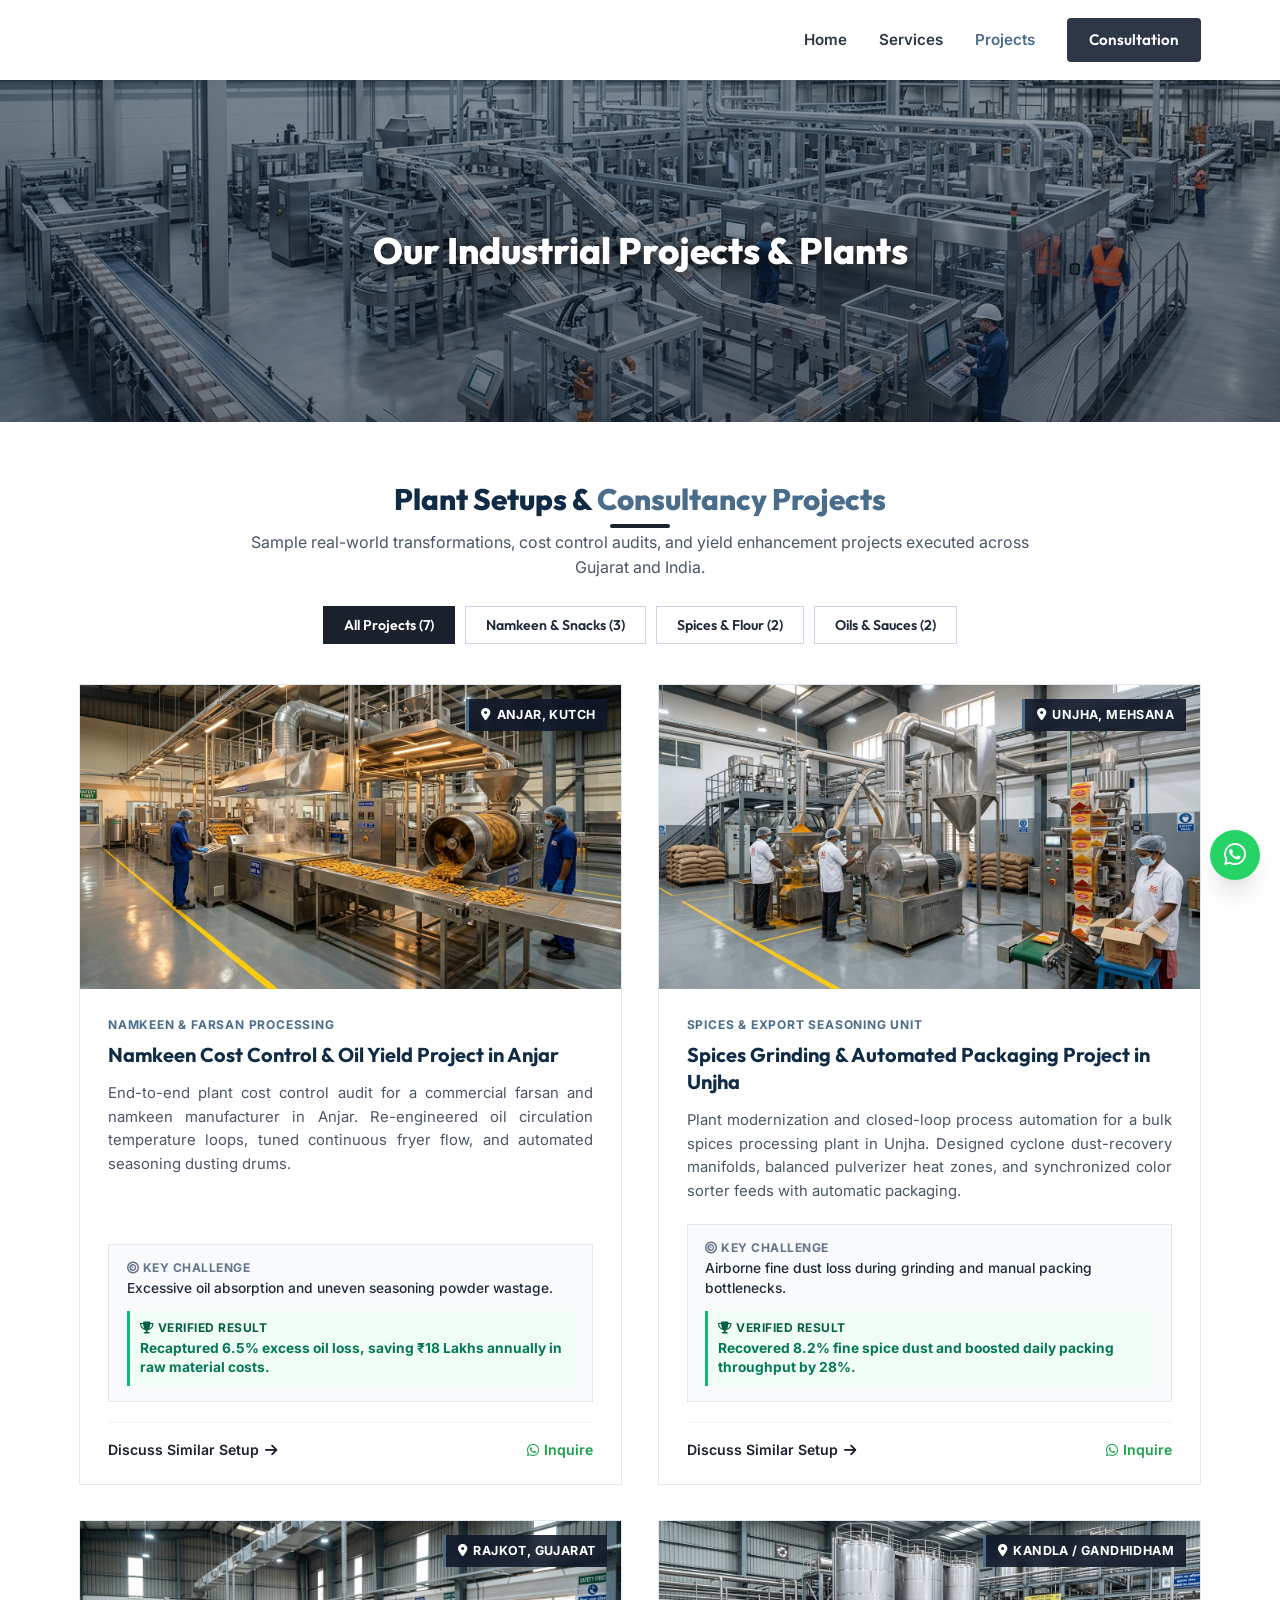
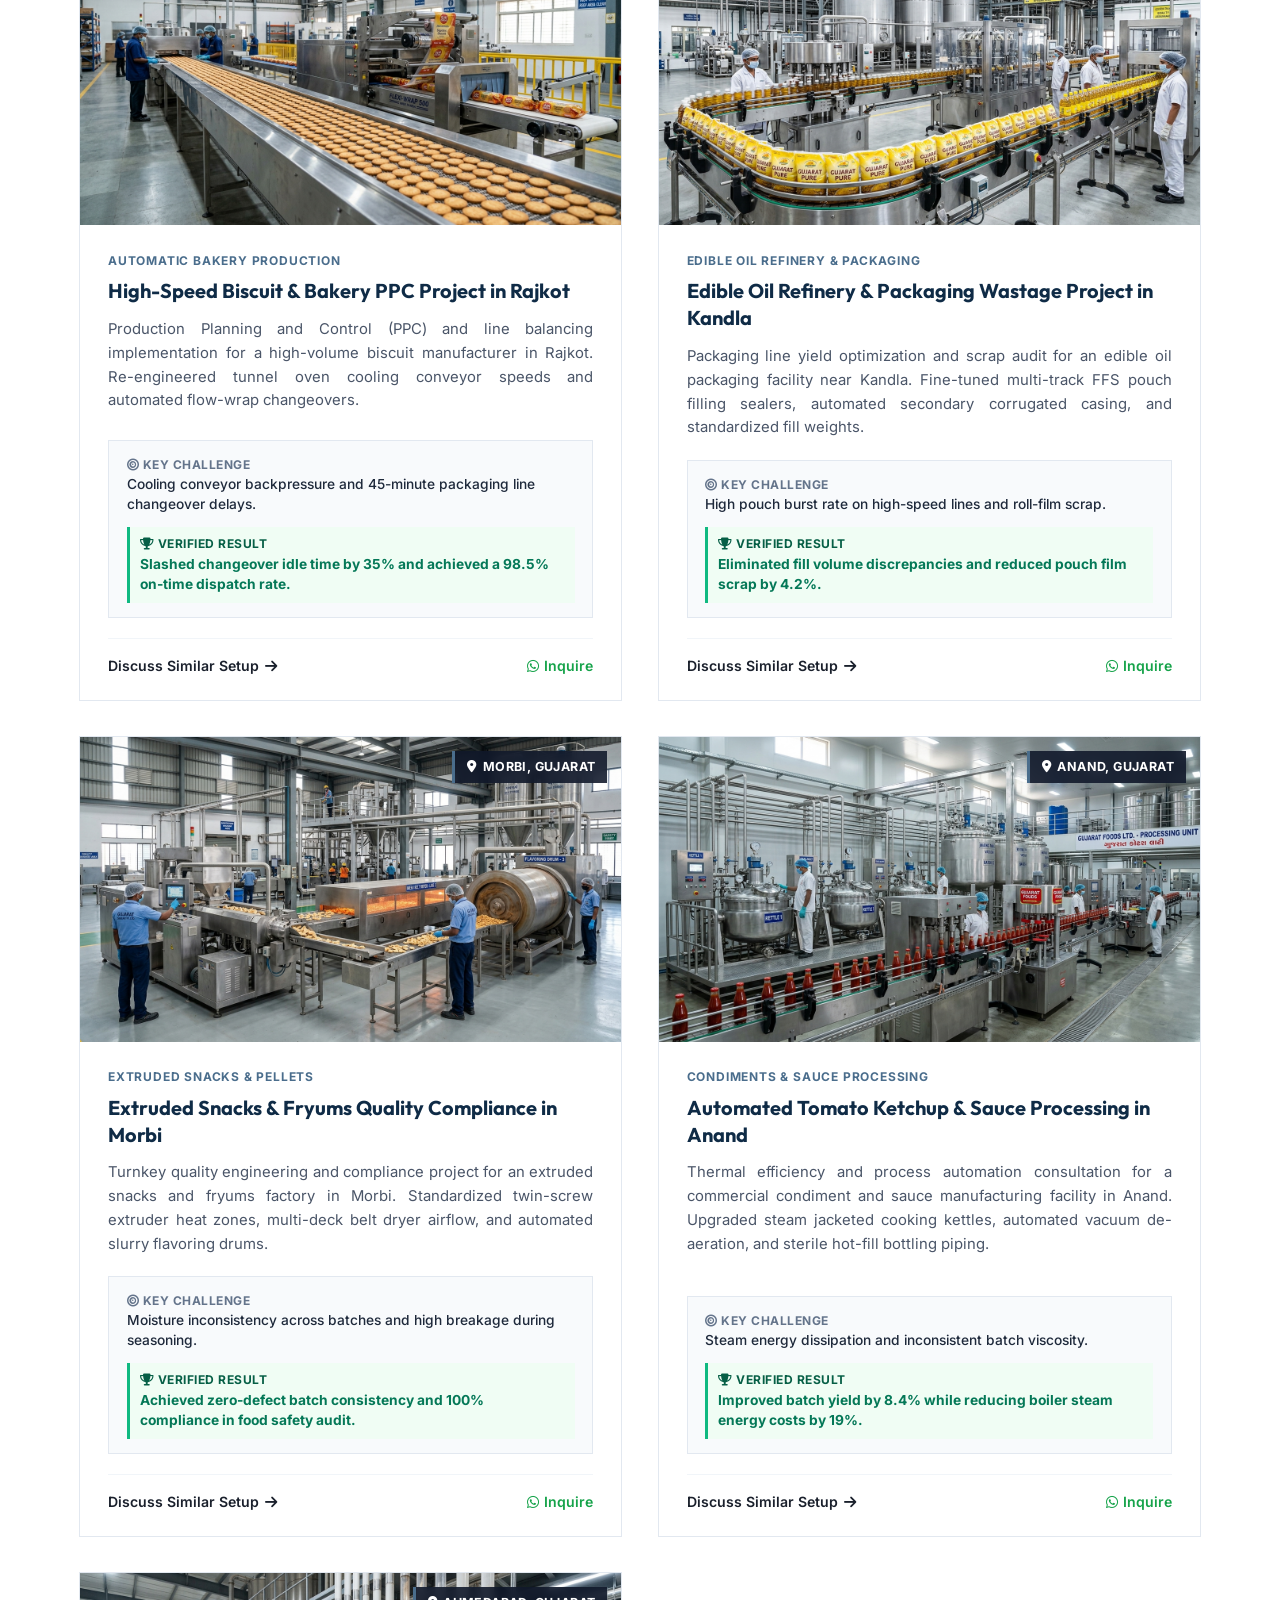
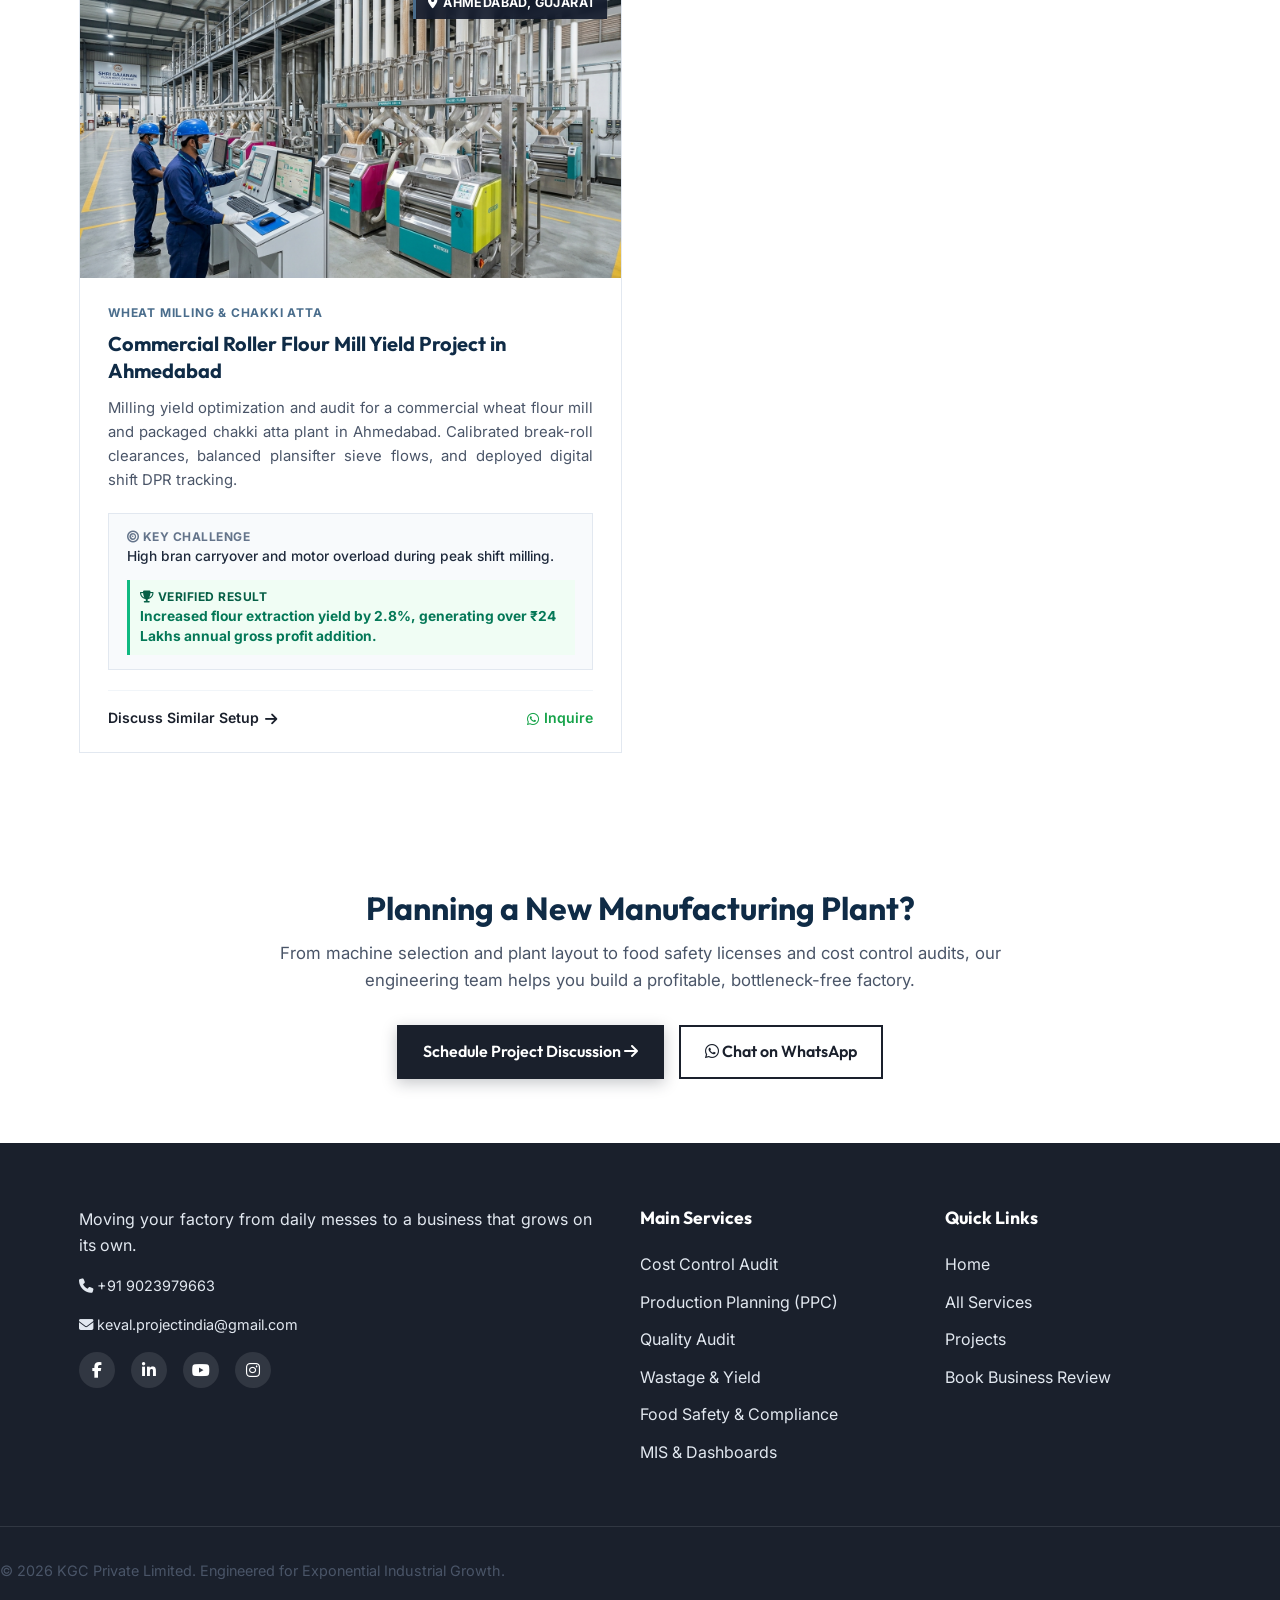
<file: case-studies.html>
<!DOCTYPE html>
<html lang="en">

<head>
    <meta charset="UTF-8">
    <meta http-equiv="refresh" content="0; url=projects.html">
    <script>window.location.replace("projects.html");</script>
    <title>Redirecting to Projects | KGC Private Limited</title>
</head>

<body>
    <p style="font-family: sans-serif; text-align: center; margin-top: 50px;">
        Redirecting to <a href="projects.html">Our Projects</a>...
    </p>
</body>

</html>
</file>
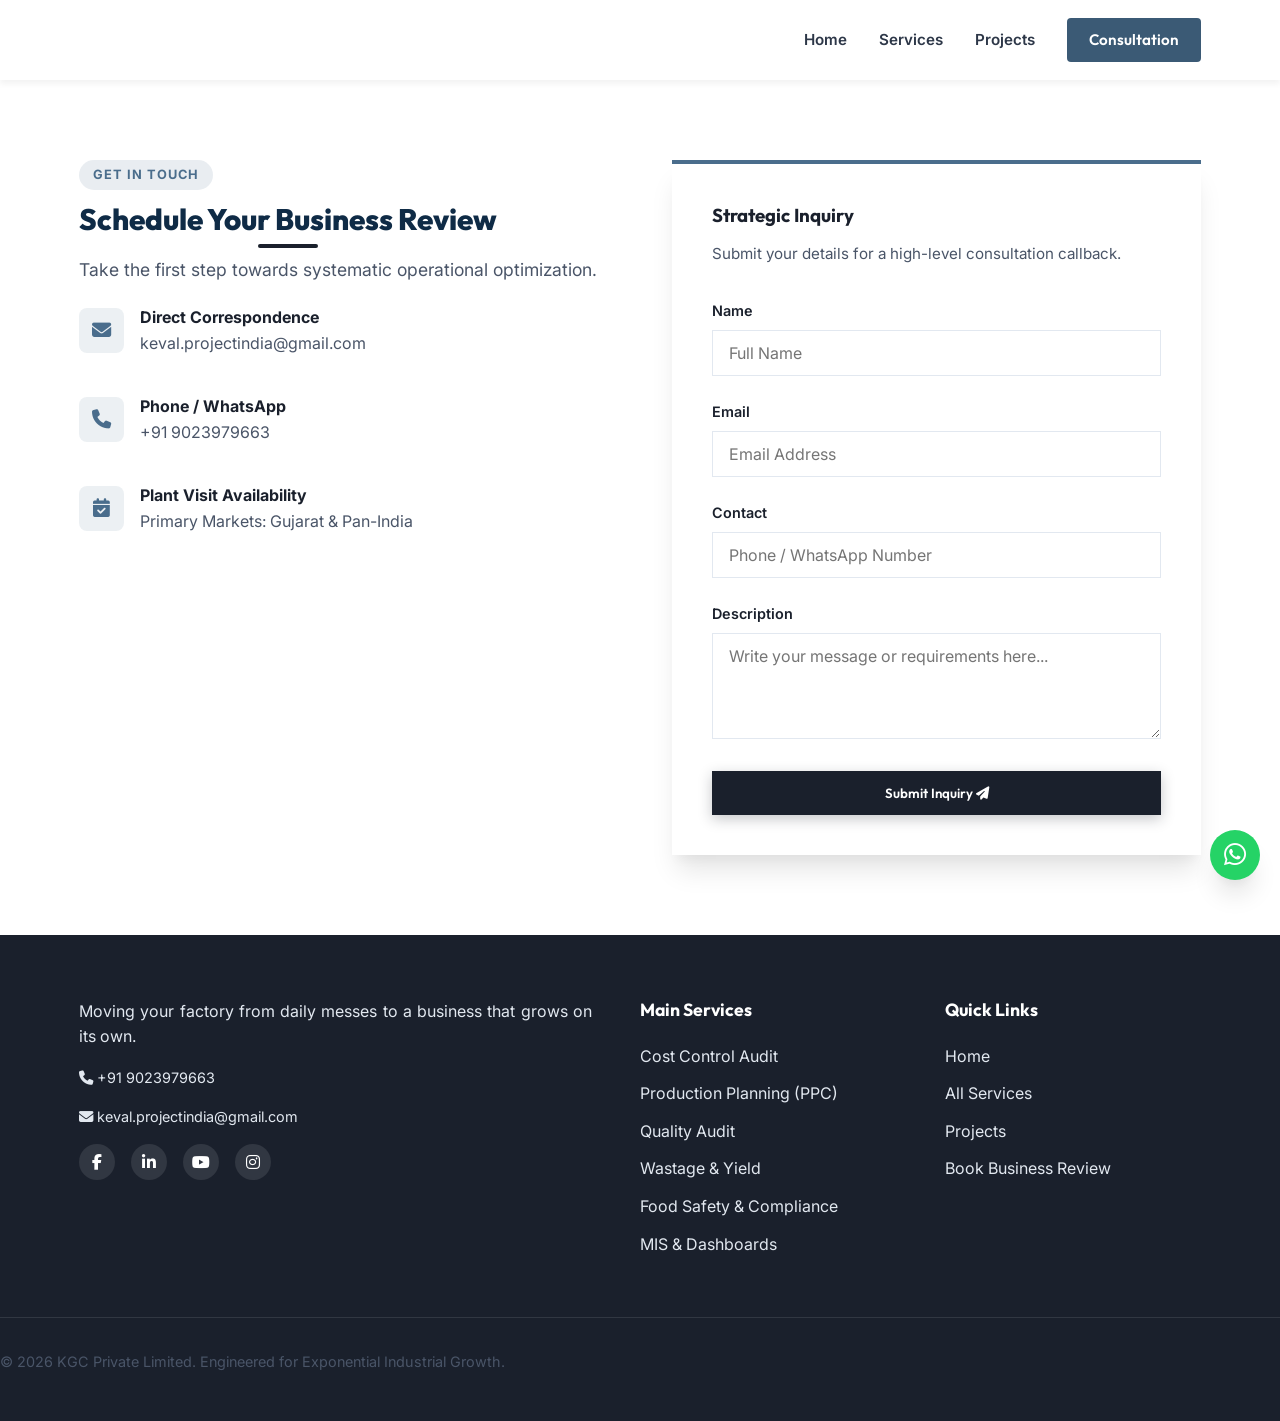
<file: contact.html>
<!DOCTYPE html>
<html lang="en">

<head>
    <meta charset="UTF-8">
    <meta name="viewport" content="width=device-width, initial-scale=1.0">
    <title>Book a Business Review | Contact Keval Gandhi Consultant</title>
    <meta name="description"
        content="Schedule your strategic business review. Direct advisory for factory owners looking to eliminate operational chaos and scale industrial output.">
    <meta name="keywords"
        content="Contact Industrial Consultant, Book Business Review, Factory Strategy Callback, Industrial Management Consultation">
    <link rel="preconnect" href="https://fonts.googleapis.com">
    <link rel="preconnect" href="https://fonts.gstatic.com" crossorigin>
    <link
        href="https://fonts.googleapis.com/css2?family=Inter:wght@400;500;600;700;800&family=Outfit:wght@500;700;800&display=swap"
        rel="stylesheet">
    <link rel="stylesheet" href="https://cdnjs.cloudflare.com/ajax/libs/font-awesome/6.4.0/css/all.min.css">
    <link rel="stylesheet" href="styles.css">
</head>

<body>

    <div id="header-root"></div>

    <section id="contact" class="section">
        <div class="container">
            <div class="contact-wrapper">
                <div class="contact-info-col">
                    <div class="badge-pill-wrapper">
                        <span class="badge-pill">GET IN TOUCH</span>
                    </div>
                    <h1 class="section-title">Schedule Your Business Review</h1>
                    <p class="section-description" style="margin-top: 18px;">Take the first step towards systematic operational optimization.</p>

                    <div class="info-blocks mt-4">
                        <div class="info-item">
                            <div class="icon-wrap"><i class="fa-solid fa-envelope"></i></div>
                            <div>
                                <h5>Direct Correspondence</h5>
                                <p>keval.projectindia@gmail.com</p>
                            </div>
                        </div>
                        <div class="info-item">
                            <div class="icon-wrap"><i class="fa-solid fa-phone"></i></div>
                            <div>
                                <h5>Phone / WhatsApp</h5>
                                <p>+91 9023979663</p>
                            </div>
                        </div>
                        <div class="info-item">
                            <div class="icon-wrap"><i class="fa-solid fa-calendar-check"></i></div>
                            <div>
                                <h5>Plant Visit Availability</h5>
                                <p>Primary Markets: Gujarat & Pan-India</p>
                            </div>
                        </div>
                    </div>

                </div>

                <div class="contact-form-col">
                    <div class="form-container shadow-lg">
                        <h3>Strategic Inquiry</h3>
                        <p class="form-sub">Submit your details for a high-level consultation callback.</p>

                        <form id="contactForm" action="https://formspree.io/f/xbgdbweo" method="POST">
                            <div class="form-group">
                                <label for="contactName">Name</label>
                                <input type="text" id="contactName" name="name" required placeholder="Full Name" style="border-radius: 0;">
                            </div>

                            <div class="form-group">
                                <label for="contactEmail">Email</label>
                                <input type="email" id="contactEmail" name="email" required placeholder="Email Address" style="border-radius: 0;">
                            </div>

                            <div class="form-group">
                                <label for="contactPhone">Contact</label>
                                <input type="tel" id="contactPhone" name="contact" required placeholder="Phone / WhatsApp Number" style="border-radius: 0;">
                            </div>

                            <div class="form-group">
                                <label for="contactDescription">Description</label>
                                <textarea id="contactDescription" name="description" rows="4" required placeholder="Write your message or requirements here..." style="border-radius: 0; resize: vertical;"></textarea>
                            </div>

                            <button type="submit" class="btn btn-primary btn-block mt-3" style="border-radius: 0;">Submit Inquiry <i class="fa-solid fa-paper-plane"></i></button>
                            <p id="formSuccessMessage" class="success-message"
                                style="display: none; color: green; margin-top: 10px; font-weight: 600;">Message received successfully. We will contact you shortly.</p>
                        </form>
                    </div>
                </div>
            </div>
        </div>
    </section>

    <div id="footer-root"></div>
    <div id="popup-root"></div>
    <script src="components.js"></script>
    <script src="main.js"></script>
</body>

</html>
</file>
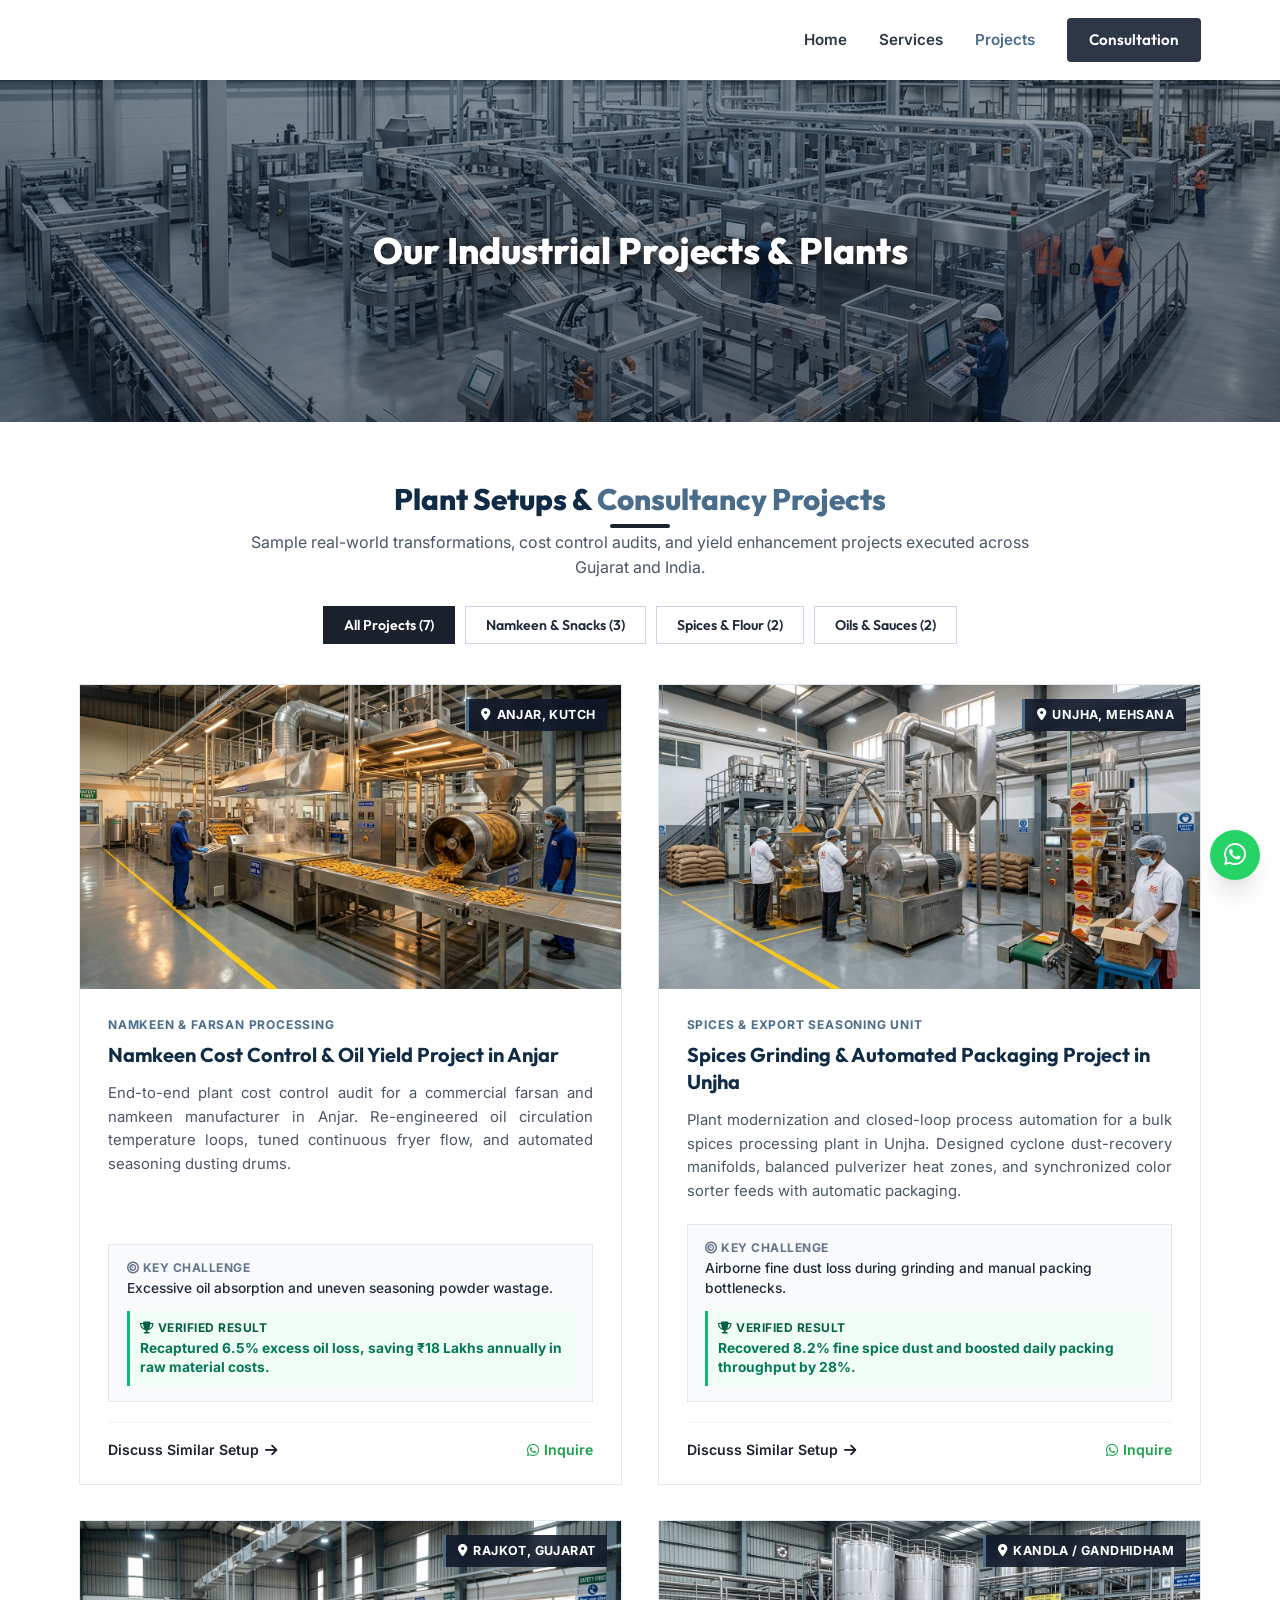
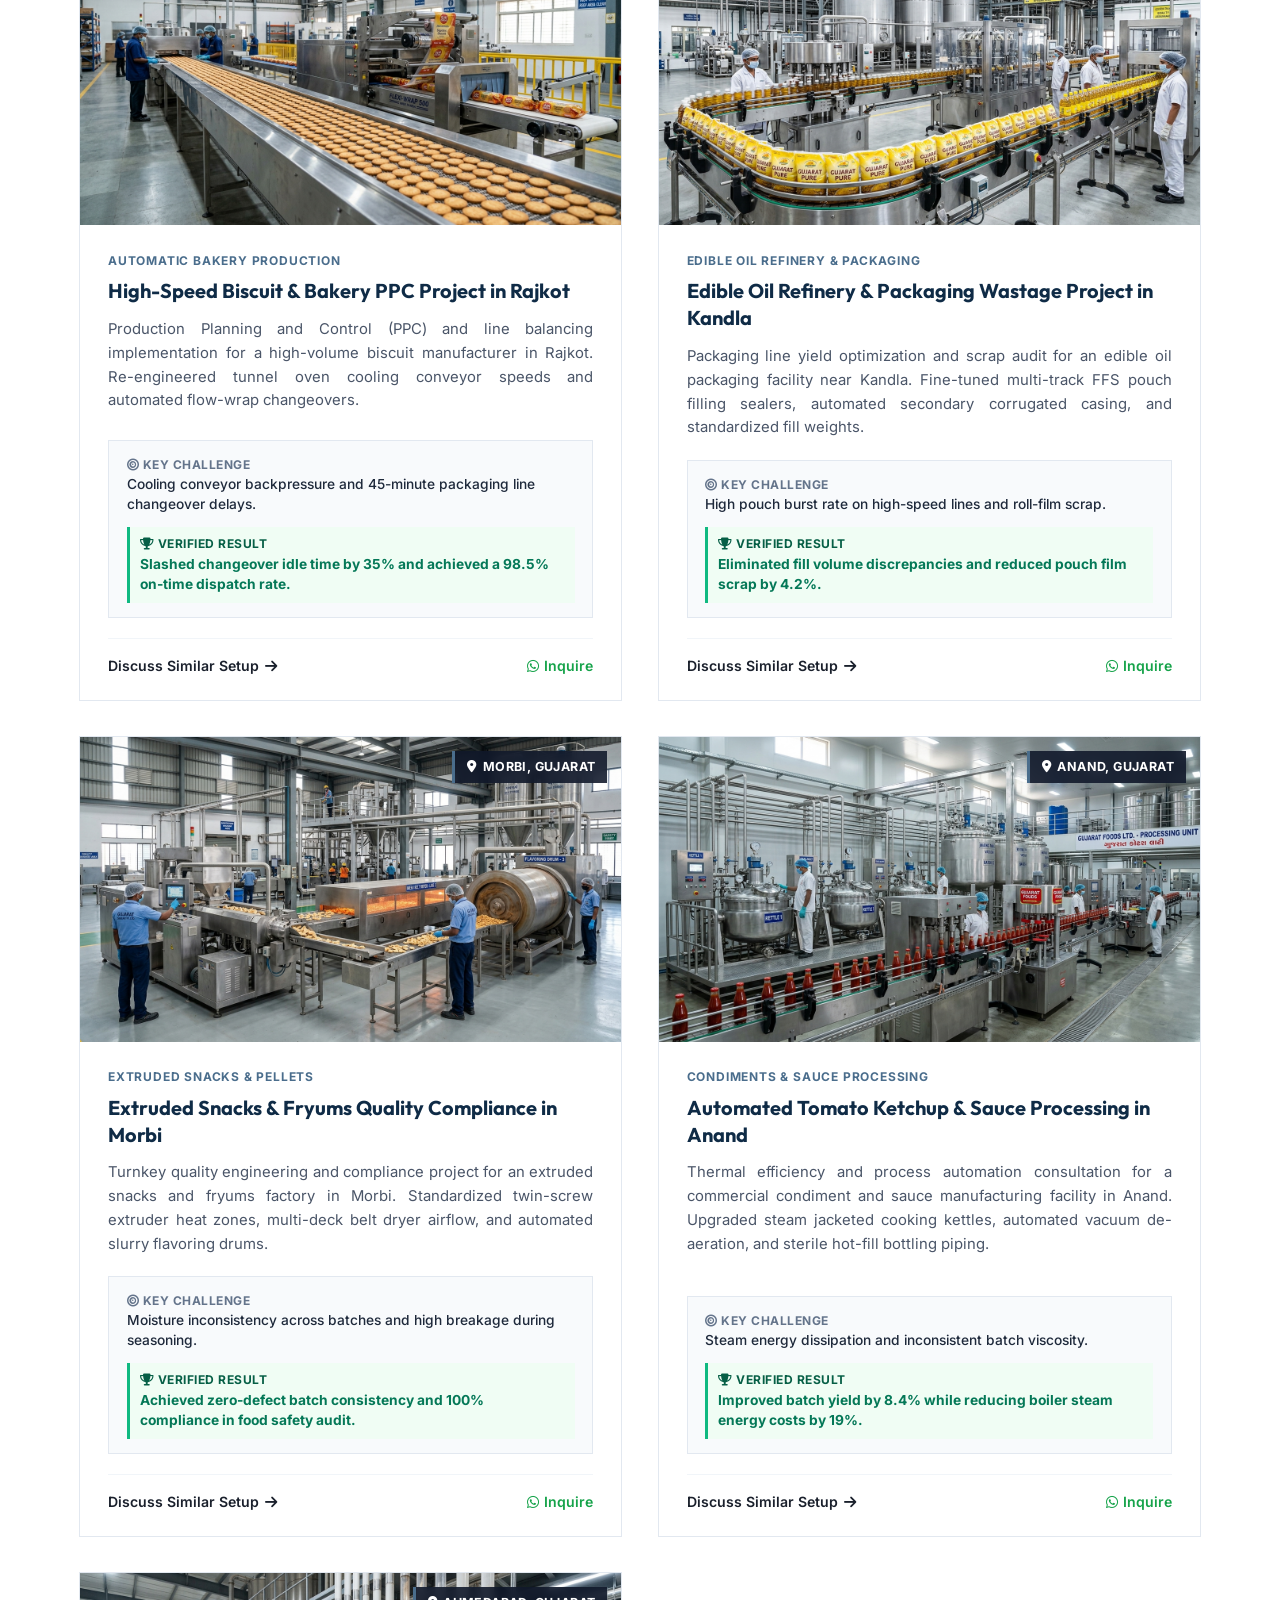
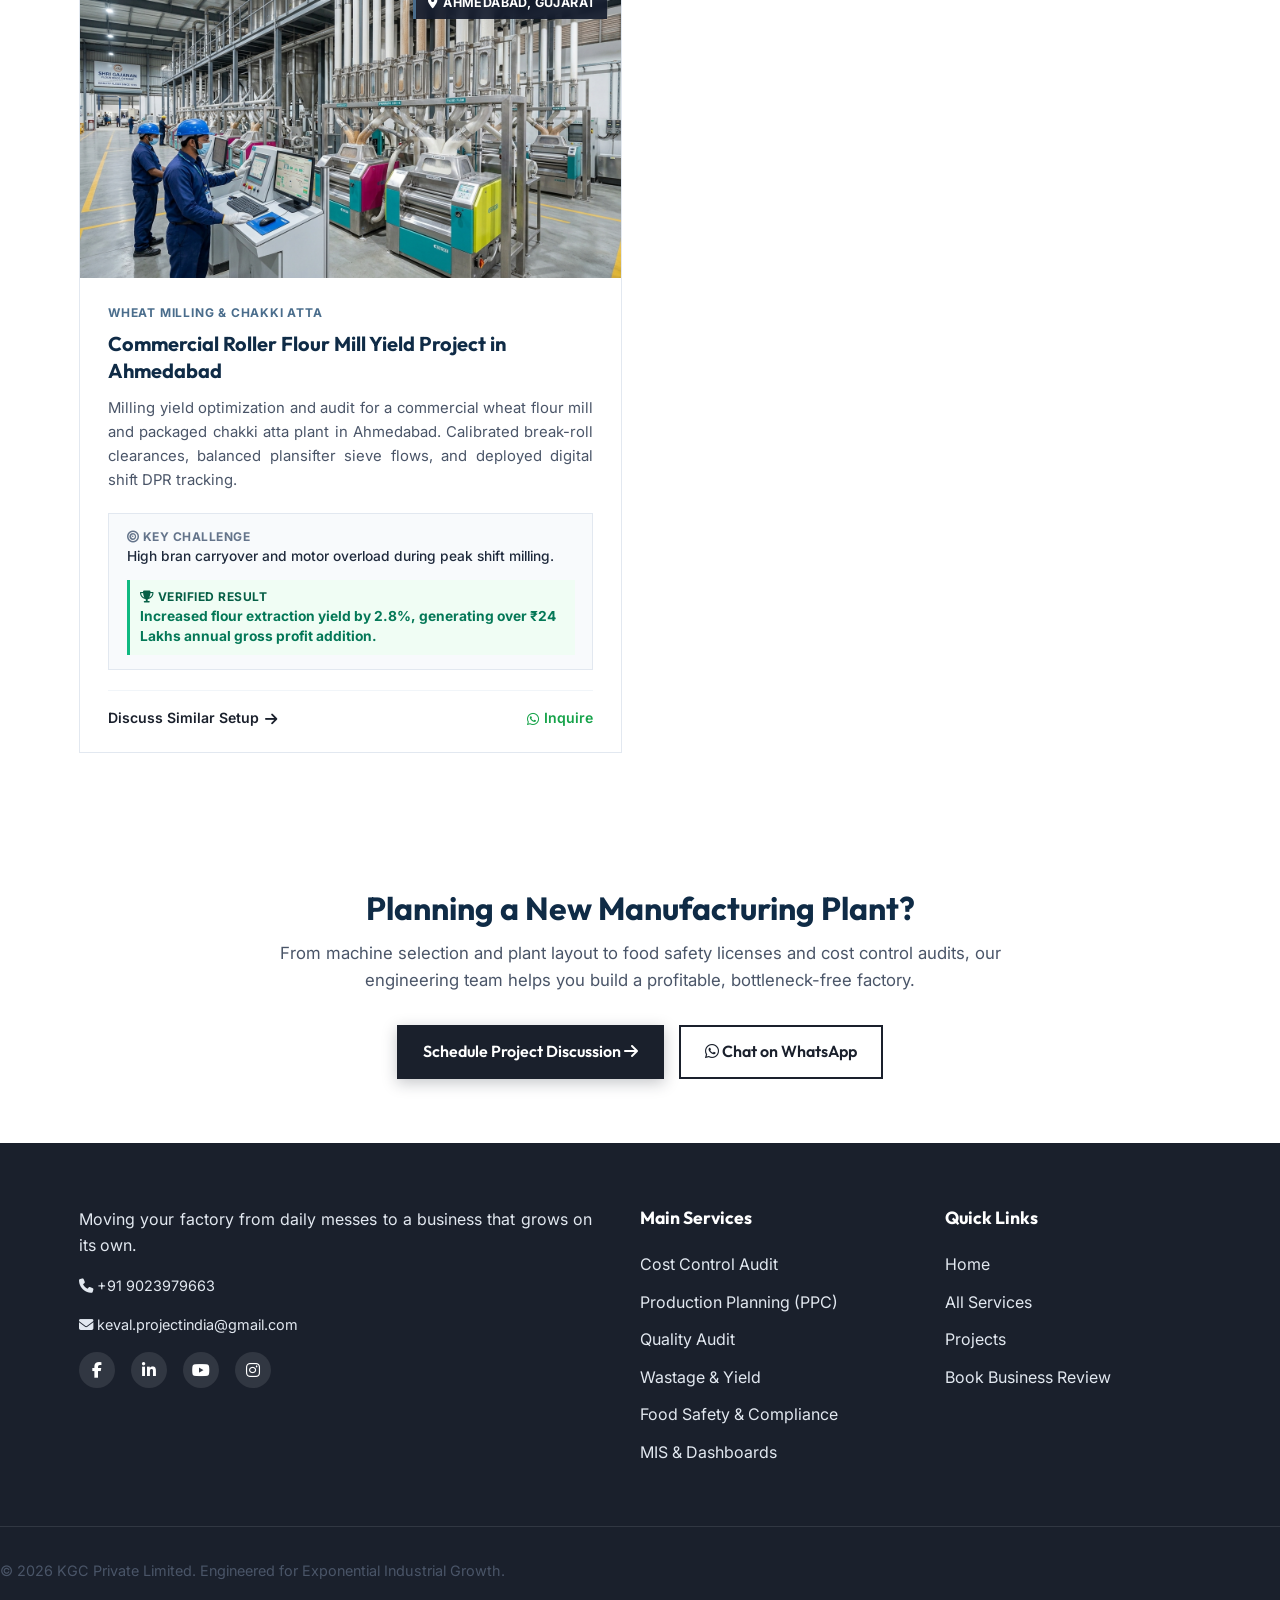
<file: projects.html>
<!DOCTYPE html>
<html lang="en">

<head>
    <meta charset="UTF-8">
    <meta name="viewport" content="width=device-width, initial-scale=1.0">
    <title>Industrial Projects & Plant Consultancy Highlights | KGC Private Limited</title>
    <meta name="description"
        content="Explore real-world plant consultancy projects executed by KGC Private Limited across Gujarat and India — including namkeen cost control in Anjar, spices automation in Unjha, and flour milling in Ahmedabad.">
    <meta name="keywords"
        content="Industrial Projects, Plant Consultancy, Namkeen Cost Control Anjar, Spices Automation Unjha, Flour Mill Project Ahmedabad, KGC Private Limited">
    <link rel="preconnect" href="https://fonts.googleapis.com">
    <link rel="preconnect" href="https://fonts.gstatic.com" crossorigin>
    <link
        href="https://fonts.googleapis.com/css2?family=Inter:wght@400;500;600;700;800&family=Outfit:wght@500;700;800&display=swap"
        rel="stylesheet">
    <link rel="stylesheet" href="https://cdnjs.cloudflare.com/ajax/libs/font-awesome/6.4.0/css/all.min.css">
    <link rel="stylesheet" href="styles.css">
    <style>
        /* Projects Filter Tabs */
        .project-filters {
            display: flex;
            flex-wrap: wrap;
            justify-content: center;
            gap: 10px;
            margin: 0 auto 2.5rem;
            max-width: 900px;
        }

        .project-filter-btn {
            background: #ffffff;
            border: 1px solid #cbd5e1;
            color: #1e293b;
            padding: 9px 20px;
            font-size: 0.88rem;
            font-weight: 600;
            cursor: pointer;
            border-radius: 0;
            transition: all 0.25s ease;
            font-family: var(--font-heading);
        }

        .project-filter-btn:hover,
        .project-filter-btn.active {
            background: var(--color-dark);
            color: #ffffff;
            border-color: var(--color-dark);
        }

        .project-item {
            transition: all 0.3s ease;
        }

        .project-item.hidden {
            display: none !important;
        }

        /* Real-world Project Showcase Cards */
        .project-showcase-grid {
            display: grid;
            grid-template-columns: repeat(auto-fill, minmax(370px, 1fr));
            gap: 2.2rem;
            margin-top: 1rem;
        }

        @media (max-width: 768px) {
            .project-showcase-grid {
                grid-template-columns: 1fr;
                gap: 1.8rem;
            }
        }

        .project-showcase-card {
            background: #ffffff;
            border: 1px solid #e2e8f0;
            border-radius: 0;
            display: flex;
            flex-direction: column;
            overflow: hidden;
            transition: transform 0.25s ease, box-shadow 0.25s ease, border-color 0.25s ease;
        }

        .project-showcase-card:hover {
            transform: translateY(-4px);
            box-shadow: 0 14px 28px rgba(15, 43, 70, 0.08);
            border-color: #cbd5e1;
        }

        .project-showcase-media {
            position: relative;
            width: 100%;
            aspect-ratio: 16 / 9;
            background: #0f172a;
            overflow: hidden;
        }

        .project-showcase-media img {
            width: 100%;
            height: 100%;
            object-fit: cover;
            display: block;
            border-radius: 0;
            transition: transform 0.5s ease;
        }

        .project-showcase-card:hover .project-showcase-media img {
            transform: scale(1.04);
        }

        .project-location-badge {
            position: absolute;
            top: 14px;
            right: 14px;
            background: rgba(15, 23, 42, 0.88);
            backdrop-filter: blur(4px);
            color: #ffffff;
            padding: 6px 12px;
            font-size: 0.78rem;
            font-weight: 700;
            letter-spacing: 0.4px;
            text-transform: uppercase;
            display: flex;
            align-items: center;
            gap: 6px;
            border-radius: 0;
            border-left: 3px solid var(--color-primary);
        }

        .project-showcase-body {
            padding: 1.6rem 1.75rem 1.4rem;
            display: flex;
            flex-direction: column;
            flex-grow: 1;
        }

        .project-tag {
            font-size: 0.75rem;
            font-weight: 700;
            color: var(--color-primary);
            text-transform: uppercase;
            letter-spacing: 0.8px;
            margin-bottom: 0.45rem;
        }

        .project-showcase-title {
            font-size: 1.25rem;
            color: #0f2b46;
            margin-top: 0;
            margin-bottom: 0.85rem;
            line-height: 1.35;
            font-family: var(--font-heading);
            font-weight: 700;
        }

        .project-showcase-desc {
            font-size: 0.93rem;
            color: #4a5568;
            line-height: 1.6;
            margin-bottom: 1.25rem;
            flex-grow: 1;
        }

        .project-highlight-box {
            background: #f8fafc;
            border: 1px solid #e2e8f0;
            border-radius: 0;
            padding: 0.9rem 1.1rem;
            display: flex;
            flex-direction: column;
            gap: 0.65rem;
            margin-bottom: 1.25rem;
        }

        .project-highlight-item {
            font-size: 0.86rem;
            line-height: 1.45;
        }

        .project-highlight-item .highlight-label {
            display: block;
            font-weight: 700;
            font-size: 0.75rem;
            text-transform: uppercase;
            letter-spacing: 0.5px;
            color: #64748b;
            margin-bottom: 2px;
        }

        .project-highlight-item .highlight-val {
            color: #1e293b;
            font-weight: 500;
        }

        .project-highlight-item.result-item {
            background: #f0fdf4;
            border-left: 3px solid #10b981;
            padding: 8px 10px;
            margin-top: 2px;
        }

        .project-highlight-item.result-item .highlight-label {
            color: #065f46;
        }

        .project-highlight-item.result-item .highlight-val {
            color: #047857;
            font-weight: 700;
        }

        .project-card-footer {
            display: flex;
            justify-content: space-between;
            align-items: center;
            border-top: 1px solid #f1f5f9;
            padding-top: 1rem;
            margin-top: auto;
        }

        .project-card-btn {
            font-size: 0.88rem;
            font-weight: 600;
            color: var(--color-dark);
            text-decoration: none;
            display: inline-flex;
            align-items: center;
            gap: 6px;
            transition: color 0.2s ease;
        }

        .project-card-btn:hover {
            color: var(--color-primary);
        }

        .project-card-wa {
            color: #16a34a;
            font-size: 0.88rem;
            font-weight: 600;
            text-decoration: none;
            display: inline-flex;
            align-items: center;
            gap: 5px;
        }

        .project-card-wa:hover {
            text-decoration: underline;
        }
    </style>
</head>

<body>

    <div id="header-root"></div>

    <!-- Hero Header with Industrial Background -->
    <section class="section text-white"
        style="position: relative; padding: 5.5rem 0; min-height: 38vh; display: flex; align-items: center; background: url('assets/about_hero_bg.jpg') center/cover no-repeat;">
        <div style="position: absolute; inset: 0; background: linear-gradient(rgba(15, 35, 55, 0.42), rgba(10, 22, 36, 0.58));"></div>
        <div class="container text-center" style="position: relative; z-index: 2;">
            <h1 class="hero-title text-white" style="font-size: clamp(1.6rem, 3.2vw, 2.3rem); margin-top: 0; margin-bottom: 0; text-shadow: 0 2px 14px rgba(0,0,0,0.85);">
                Our Industrial <span class="highlight" style="color: #ffffff;">Projects & Plants</span>
            </h1>
        </div>
    </section>

    <!-- Real-World Manufacturing Projects Showcase -->
    <section class="section bg-light" id="all-projects" style="padding-top: 3.5rem; padding-bottom: 4.5rem;">
        <div class="container" style="max-width: 1350px;">
            <div class="section-header text-center">
                <h2 class="section-title">Plant Setups & <span class="highlight">Consultancy Projects</span></h2>
                <p class="section-description" style="max-width: 800px; margin: 12px auto 0; font-size: 1rem; color: #4a5568;">
                    Sample real-world transformations, cost control audits, and yield enhancement projects executed across Gujarat and India.
                </p>
            </div>

            <!-- Filter Buttons -->
            <div class="project-filters">
                <button class="project-filter-btn active" data-filter="all">All Projects (7)</button>
                <button class="project-filter-btn" data-filter="snacks">Namkeen & Snacks (3)</button>
                <button class="project-filter-btn" data-filter="spices-flour">Spices & Flour (2)</button>
                <button class="project-filter-btn" data-filter="liquids-oils">Oils & Sauces (2)</button>
            </div>

            <!-- Projects Grid -->
            <div class="project-showcase-grid">

                <!-- Project 1: Namkeen Cost Control Anjar -->
                <div class="project-showcase-card project-item" data-category="snacks">
                    <div class="project-showcase-media">
                        <img src="assets/project_namkeen_anjar.jpg" alt="Namkeen Cost Control Project in Anjar" loading="lazy">
                        <div class="project-location-badge">
                            <i class="fa-solid fa-location-dot"></i> Anjar, Kutch
                        </div>
                    </div>
                    <div class="project-showcase-body">
                        <div class="project-tag">Namkeen & Farsan Processing</div>
                        <h3 class="project-showcase-title">Namkeen Cost Control & Oil Yield Project in Anjar</h3>
                        <p class="project-showcase-desc">
                            End-to-end plant cost control audit for a commercial farsan and namkeen manufacturer in Anjar. Re-engineered oil circulation temperature loops, tuned continuous fryer flow, and automated seasoning dusting drums.
                        </p>
                        <div class="project-highlight-box">
                            <div class="project-highlight-item">
                                <span class="highlight-label"><i class="fa-solid fa-bullseye"></i> Key Challenge</span>
                                <span class="highlight-val">Excessive oil absorption and uneven seasoning powder wastage.</span>
                            </div>
                            <div class="project-highlight-item result-item">
                                <span class="highlight-label"><i class="fa-solid fa-trophy"></i> Verified Result</span>
                                <span class="highlight-val">Recaptured 6.5% excess oil loss, saving ₹18 Lakhs annually in raw material costs.</span>
                            </div>
                        </div>
                        <div class="project-card-footer">
                            <a href="contact.html" class="project-card-btn">Discuss Similar Setup <i class="fa-solid fa-arrow-right"></i></a>
                            <a href="https://wa.me/919023979663?text=Hello%20KGC,%20I%20am%20interested%20in%20a%20Namkeen%20Cost%20Control%20Consultancy%20Project" target="_blank" class="project-card-wa"><i class="fa-brands fa-whatsapp"></i> Inquire</a>
                        </div>
                    </div>
                </div>

                <!-- Project 2: Spices Grinding Unjha -->
                <div class="project-showcase-card project-item" data-category="spices-flour">
                    <div class="project-showcase-media">
                        <img src="assets/project_spices_unjha.jpg" alt="Automated Spices Grinding & Sorting Plant in Unjha" loading="lazy">
                        <div class="project-location-badge">
                            <i class="fa-solid fa-location-dot"></i> Unjha, Mehsana
                        </div>
                    </div>
                    <div class="project-showcase-body">
                        <div class="project-tag">Spices & Export Seasoning Unit</div>
                        <h3 class="project-showcase-title">Spices Grinding & Automated Packaging Project in Unjha</h3>
                        <p class="project-showcase-desc">
                            Plant modernization and closed-loop process automation for a bulk spices processing plant in Unjha. Designed cyclone dust-recovery manifolds, balanced pulverizer heat zones, and synchronized color sorter feeds with automatic packaging.
                        </p>
                        <div class="project-highlight-box">
                            <div class="project-highlight-item">
                                <span class="highlight-label"><i class="fa-solid fa-bullseye"></i> Key Challenge</span>
                                <span class="highlight-val">Airborne fine dust loss during grinding and manual packing bottlenecks.</span>
                            </div>
                            <div class="project-highlight-item result-item">
                                <span class="highlight-label"><i class="fa-solid fa-trophy"></i> Verified Result</span>
                                <span class="highlight-val">Recovered 8.2% fine spice dust and boosted daily packing throughput by 28%.</span>
                            </div>
                        </div>
                        <div class="project-card-footer">
                            <a href="contact.html" class="project-card-btn">Discuss Similar Setup <i class="fa-solid fa-arrow-right"></i></a>
                            <a href="https://wa.me/919023979663?text=Hello%20KGC,%20I%20am%20interested%20in%20a%20Spices%20Processing%20Consultancy%20Project" target="_blank" class="project-card-wa"><i class="fa-brands fa-whatsapp"></i> Inquire</a>
                        </div>
                    </div>
                </div>

                <!-- Project 3: Bakery PPC Rajkot -->
                <div class="project-showcase-card project-item" data-category="snacks">
                    <div class="project-showcase-media">
                        <img src="assets/project_bakery_rajkot.jpg" alt="High-Speed Bakery & Biscuit PPC Project in Rajkot" loading="lazy">
                        <div class="project-location-badge">
                            <i class="fa-solid fa-location-dot"></i> Rajkot, Gujarat
                        </div>
                    </div>
                    <div class="project-showcase-body">
                        <div class="project-tag">Automatic Bakery Production</div>
                        <h3 class="project-showcase-title">High-Speed Biscuit & Bakery PPC Project in Rajkot</h3>
                        <p class="project-showcase-desc">
                            Production Planning and Control (PPC) and line balancing implementation for a high-volume biscuit manufacturer in Rajkot. Re-engineered tunnel oven cooling conveyor speeds and automated flow-wrap changeovers.
                        </p>
                        <div class="project-highlight-box">
                            <div class="project-highlight-item">
                                <span class="highlight-label"><i class="fa-solid fa-bullseye"></i> Key Challenge</span>
                                <span class="highlight-val">Cooling conveyor backpressure and 45-minute packaging line changeover delays.</span>
                            </div>
                            <div class="project-highlight-item result-item">
                                <span class="highlight-label"><i class="fa-solid fa-trophy"></i> Verified Result</span>
                                <span class="highlight-val">Slashed changeover idle time by 35% and achieved a 98.5% on-time dispatch rate.</span>
                            </div>
                        </div>
                        <div class="project-card-footer">
                            <a href="contact.html" class="project-card-btn">Discuss Similar Setup <i class="fa-solid fa-arrow-right"></i></a>
                            <a href="https://wa.me/919023979663?text=Hello%20KGC,%20I%20am%20interested%20in%20a%20Bakery%20PPC%20Consultancy%20Project" target="_blank" class="project-card-wa"><i class="fa-brands fa-whatsapp"></i> Inquire</a>
                        </div>
                    </div>
                </div>

                <!-- Project 4: Edible Oil Packaging Kandla -->
                <div class="project-showcase-card project-item" data-category="liquids-oils">
                    <div class="project-showcase-media">
                        <img src="assets/project_oil_kandla.jpg" alt="Edible Oil Packaging & Yield Project in Kandla" loading="lazy">
                        <div class="project-location-badge">
                            <i class="fa-solid fa-location-dot"></i> Kandla / Gandhidham
                        </div>
                    </div>
                    <div class="project-showcase-body">
                        <div class="project-tag">Edible Oil Refinery & Packaging</div>
                        <h3 class="project-showcase-title">Edible Oil Refinery & Packaging Wastage Project in Kandla</h3>
                        <p class="project-showcase-desc">
                            Packaging line yield optimization and scrap audit for an edible oil packaging facility near Kandla. Fine-tuned multi-track FFS pouch filling sealers, automated secondary corrugated casing, and standardized fill weights.
                        </p>
                        <div class="project-highlight-box">
                            <div class="project-highlight-item">
                                <span class="highlight-label"><i class="fa-solid fa-bullseye"></i> Key Challenge</span>
                                <span class="highlight-val">High pouch burst rate on high-speed lines and roll-film scrap.</span>
                            </div>
                            <div class="project-highlight-item result-item">
                                <span class="highlight-label"><i class="fa-solid fa-trophy"></i> Verified Result</span>
                                <span class="highlight-val">Eliminated fill volume discrepancies and reduced pouch film scrap by 4.2%.</span>
                            </div>
                        </div>
                        <div class="project-card-footer">
                            <a href="contact.html" class="project-card-btn">Discuss Similar Setup <i class="fa-solid fa-arrow-right"></i></a>
                            <a href="https://wa.me/919023979663?text=Hello%20KGC,%20I%20am%20interested%20in%20an%20Edible%20Oil%20Plant%20Project" target="_blank" class="project-card-wa"><i class="fa-brands fa-whatsapp"></i> Inquire</a>
                        </div>
                    </div>
                </div>

                <!-- Project 5: Extruded Snacks Morbi -->
                <div class="project-showcase-card project-item" data-category="snacks">
                    <div class="project-showcase-media">
                        <img src="assets/project_snacks_morbi.jpg" alt="Extruded Snacks & Fryums Quality Project in Morbi" loading="lazy">
                        <div class="project-location-badge">
                            <i class="fa-solid fa-location-dot"></i> Morbi, Gujarat
                        </div>
                    </div>
                    <div class="project-showcase-body">
                        <div class="project-tag">Extruded Snacks & Pellets</div>
                        <h3 class="project-showcase-title">Extruded Snacks & Fryums Quality Compliance in Morbi</h3>
                        <p class="project-showcase-desc">
                            Turnkey quality engineering and compliance project for an extruded snacks and fryums factory in Morbi. Standardized twin-screw extruder heat zones, multi-deck belt dryer airflow, and automated slurry flavoring drums.
                        </p>
                        <div class="project-highlight-box">
                            <div class="project-highlight-item">
                                <span class="highlight-label"><i class="fa-solid fa-bullseye"></i> Key Challenge</span>
                                <span class="highlight-val">Moisture inconsistency across batches and high breakage during seasoning.</span>
                            </div>
                            <div class="project-highlight-item result-item">
                                <span class="highlight-label"><i class="fa-solid fa-trophy"></i> Verified Result</span>
                                <span class="highlight-val">Achieved zero-defect batch consistency and 100% compliance in food safety audit.</span>
                            </div>
                        </div>
                        <div class="project-card-footer">
                            <a href="contact.html" class="project-card-btn">Discuss Similar Setup <i class="fa-solid fa-arrow-right"></i></a>
                            <a href="https://wa.me/919023979663?text=Hello%20KGC,%20I%20am%20interested%20in%20an%20Extruded%20Snacks%20Plant%20Project" target="_blank" class="project-card-wa"><i class="fa-brands fa-whatsapp"></i> Inquire</a>
                        </div>
                    </div>
                </div>

                <!-- Project 6: Sauce & Ketchup Anand -->
                <div class="project-showcase-card project-item" data-category="liquids-oils">
                    <div class="project-showcase-media">
                        <img src="assets/project_sauce_anand.jpg" alt="Automated Tomato Ketchup & Sauce Line in Anand" loading="lazy">
                        <div class="project-location-badge">
                            <i class="fa-solid fa-location-dot"></i> Anand, Gujarat
                        </div>
                    </div>
                    <div class="project-showcase-body">
                        <div class="project-tag">Condiments & Sauce Processing</div>
                        <h3 class="project-showcase-title">Automated Tomato Ketchup & Sauce Processing in Anand</h3>
                        <p class="project-showcase-desc">
                            Thermal efficiency and process automation consultation for a commercial condiment and sauce manufacturing facility in Anand. Upgraded steam jacketed cooking kettles, automated vacuum de-aeration, and sterile hot-fill bottling piping.
                        </p>
                        <div class="project-highlight-box">
                            <div class="project-highlight-item">
                                <span class="highlight-label"><i class="fa-solid fa-bullseye"></i> Key Challenge</span>
                                <span class="highlight-val">Steam energy dissipation and inconsistent batch viscosity.</span>
                            </div>
                            <div class="project-highlight-item result-item">
                                <span class="highlight-label"><i class="fa-solid fa-trophy"></i> Verified Result</span>
                                <span class="highlight-val">Improved batch yield by 8.4% while reducing boiler steam energy costs by 19%.</span>
                            </div>
                        </div>
                        <div class="project-card-footer">
                            <a href="contact.html" class="project-card-btn">Discuss Similar Setup <i class="fa-solid fa-arrow-right"></i></a>
                            <a href="https://wa.me/919023979663?text=Hello%20KGC,%20I%20am%20interested%20in%20a%20Sauce%20Ketchup%20Plant%20Project" target="_blank" class="project-card-wa"><i class="fa-brands fa-whatsapp"></i> Inquire</a>
                        </div>
                    </div>
                </div>

                <!-- Project 7: Roller Flour Mill Ahmedabad -->
                <div class="project-showcase-card project-item" data-category="spices-flour">
                    <div class="project-showcase-media">
                        <img src="assets/project_flour_mill_ahmedabad.jpg" alt="Commercial Roller Flour Mill Yield Project in Ahmedabad" loading="lazy">
                        <div class="project-location-badge">
                            <i class="fa-solid fa-location-dot"></i> Ahmedabad, Gujarat
                        </div>
                    </div>
                    <div class="project-showcase-body">
                        <div class="project-tag">Wheat Milling & Chakki Atta</div>
                        <h3 class="project-showcase-title">Commercial Roller Flour Mill Yield Project in Ahmedabad</h3>
                        <p class="project-showcase-desc">
                            Milling yield optimization and audit for a commercial wheat flour mill and packaged chakki atta plant in Ahmedabad. Calibrated break-roll clearances, balanced plansifter sieve flows, and deployed digital shift DPR tracking.
                        </p>
                        <div class="project-highlight-box">
                            <div class="project-highlight-item">
                                <span class="highlight-label"><i class="fa-solid fa-bullseye"></i> Key Challenge</span>
                                <span class="highlight-val">High bran carryover and motor overload during peak shift milling.</span>
                            </div>
                            <div class="project-highlight-item result-item">
                                <span class="highlight-label"><i class="fa-solid fa-trophy"></i> Verified Result</span>
                                <span class="highlight-val">Increased flour extraction yield by 2.8%, generating over ₹24 Lakhs annual gross profit addition.</span>
                            </div>
                        </div>
                        <div class="project-card-footer">
                            <a href="contact.html" class="project-card-btn">Discuss Similar Setup <i class="fa-solid fa-arrow-right"></i></a>
                            <a href="https://wa.me/919023979663?text=Hello%20KGC,%20I%20am%20interested%20in%20a%20Flour%20Mill%20Consultancy%20Project" target="_blank" class="project-card-wa"><i class="fa-brands fa-whatsapp"></i> Inquire</a>
                        </div>
                    </div>
                </div>

            </div>
        </div>
    </section>

    <!-- Bottom CTA Callout -->
    <section class="section" style="background: #ffffff; padding: 4rem 0;">
        <div class="container text-center" style="max-width: 800px;">
            <h2 style="font-size: 2rem; color: #0f2b46; margin-top: 0; margin-bottom: 0.75rem;">Planning a New Manufacturing Plant?</h2>
            <p style="font-size: 1.05rem; color: #4a5568; margin-bottom: 2rem; line-height: 1.6;">
                From machine selection and plant layout to food safety licenses and cost control audits, our engineering team helps you build a profitable, bottleneck-free factory.
            </p>
            <div style="display: flex; justify-content: center; gap: 15px; flex-wrap: wrap;">
                <a href="contact.html" class="btn btn-primary" style="border-radius: 0;">Schedule Project Discussion <i class="fa-solid fa-arrow-right"></i></a>
                <a href="https://wa.me/919023979663" target="_blank" class="btn btn-outline" style="border-radius: 0;"><i class="fa-brands fa-whatsapp"></i> Chat on WhatsApp</a>
            </div>
        </div>
    </section>

    <div id="footer-root"></div>
    <div id="popup-root"></div>

    <script src="components.js"></script>
    <script src="main.js"></script>

    <!-- Project Filter Script -->
    <script>
        document.addEventListener('DOMContentLoaded', () => {
            const filterBtns = document.querySelectorAll('.project-filter-btn');
            const projectItems = document.querySelectorAll('.project-item');

            filterBtns.forEach(btn => {
                btn.addEventListener('click', () => {
                    filterBtns.forEach(b => b.classList.remove('active'));
                    btn.classList.add('active');

                    const filter = btn.getAttribute('data-filter');

                    projectItems.forEach(item => {
                        if (filter === 'all' || item.getAttribute('data-category') === filter) {
                            item.classList.remove('hidden');
                        } else {
                            item.classList.add('hidden');
                        }
                    });
                });
            });
        });
    </script>
</body>

</html>
</file>
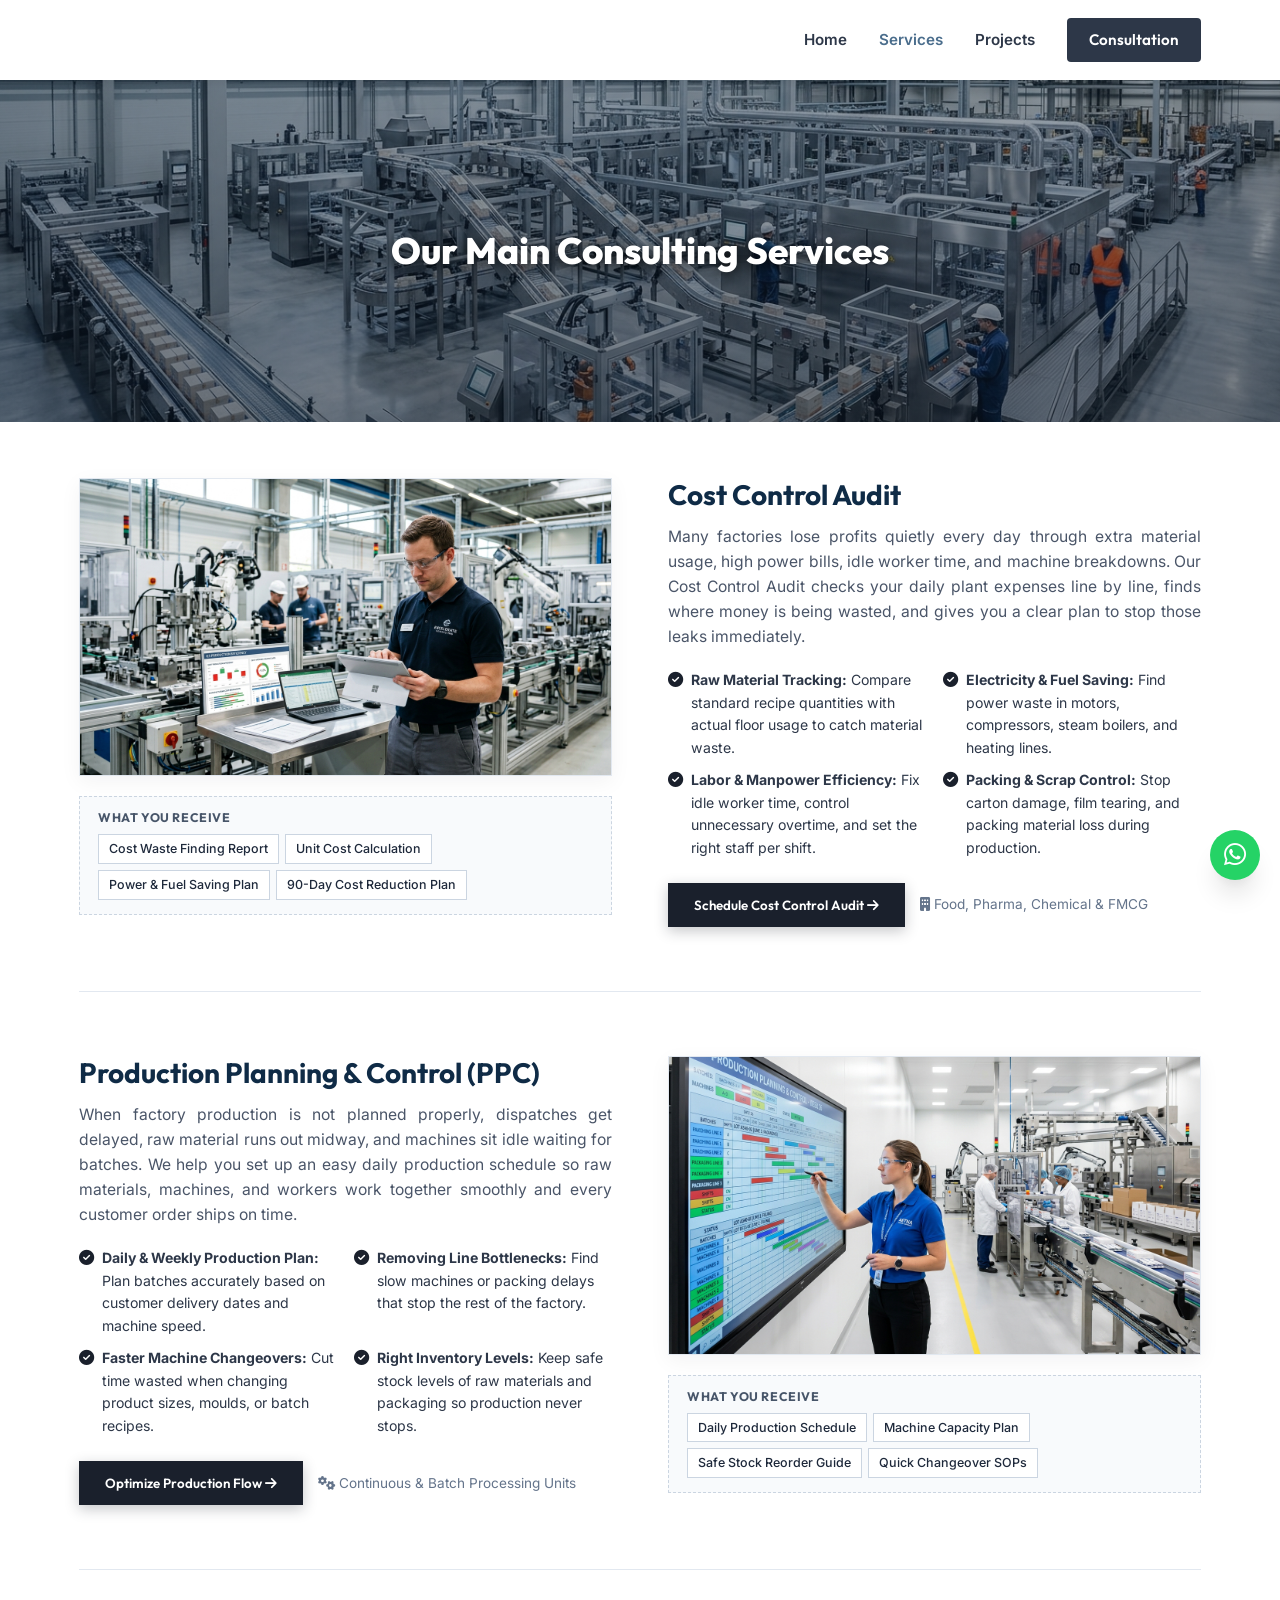
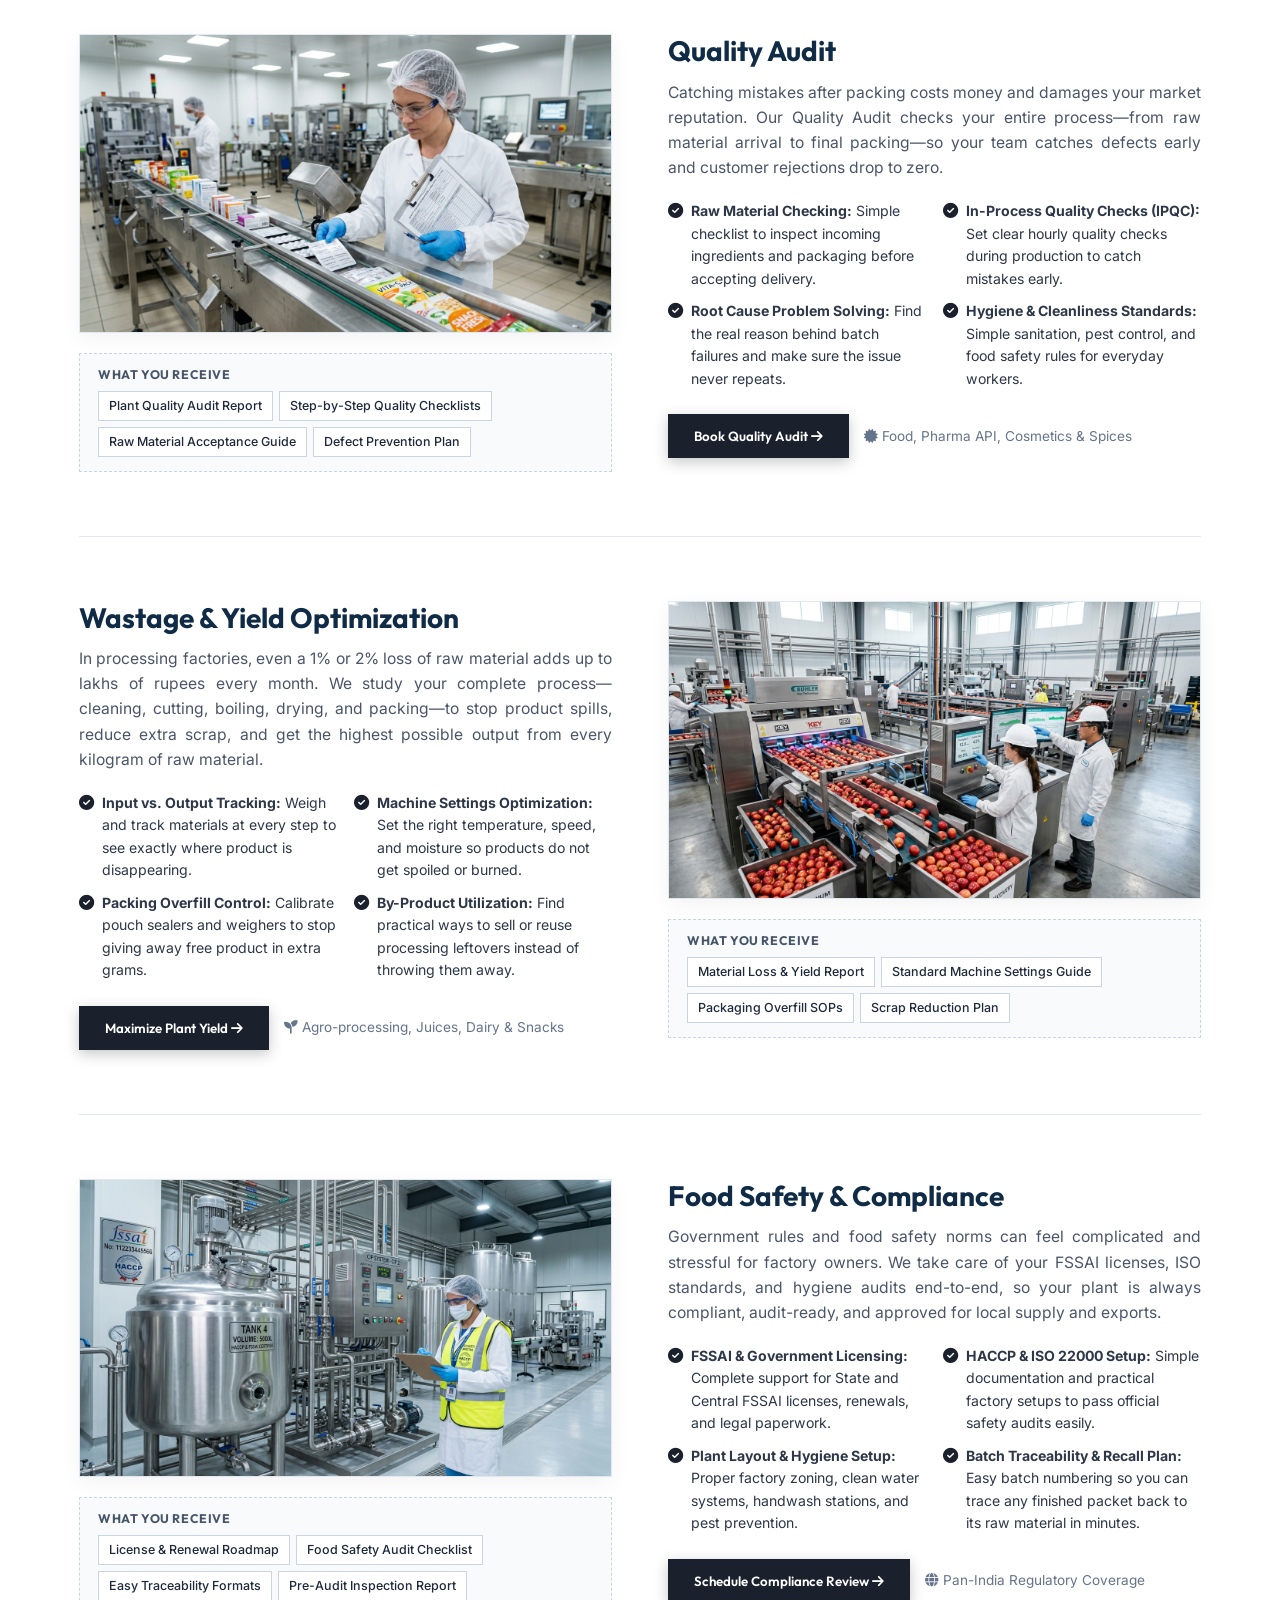
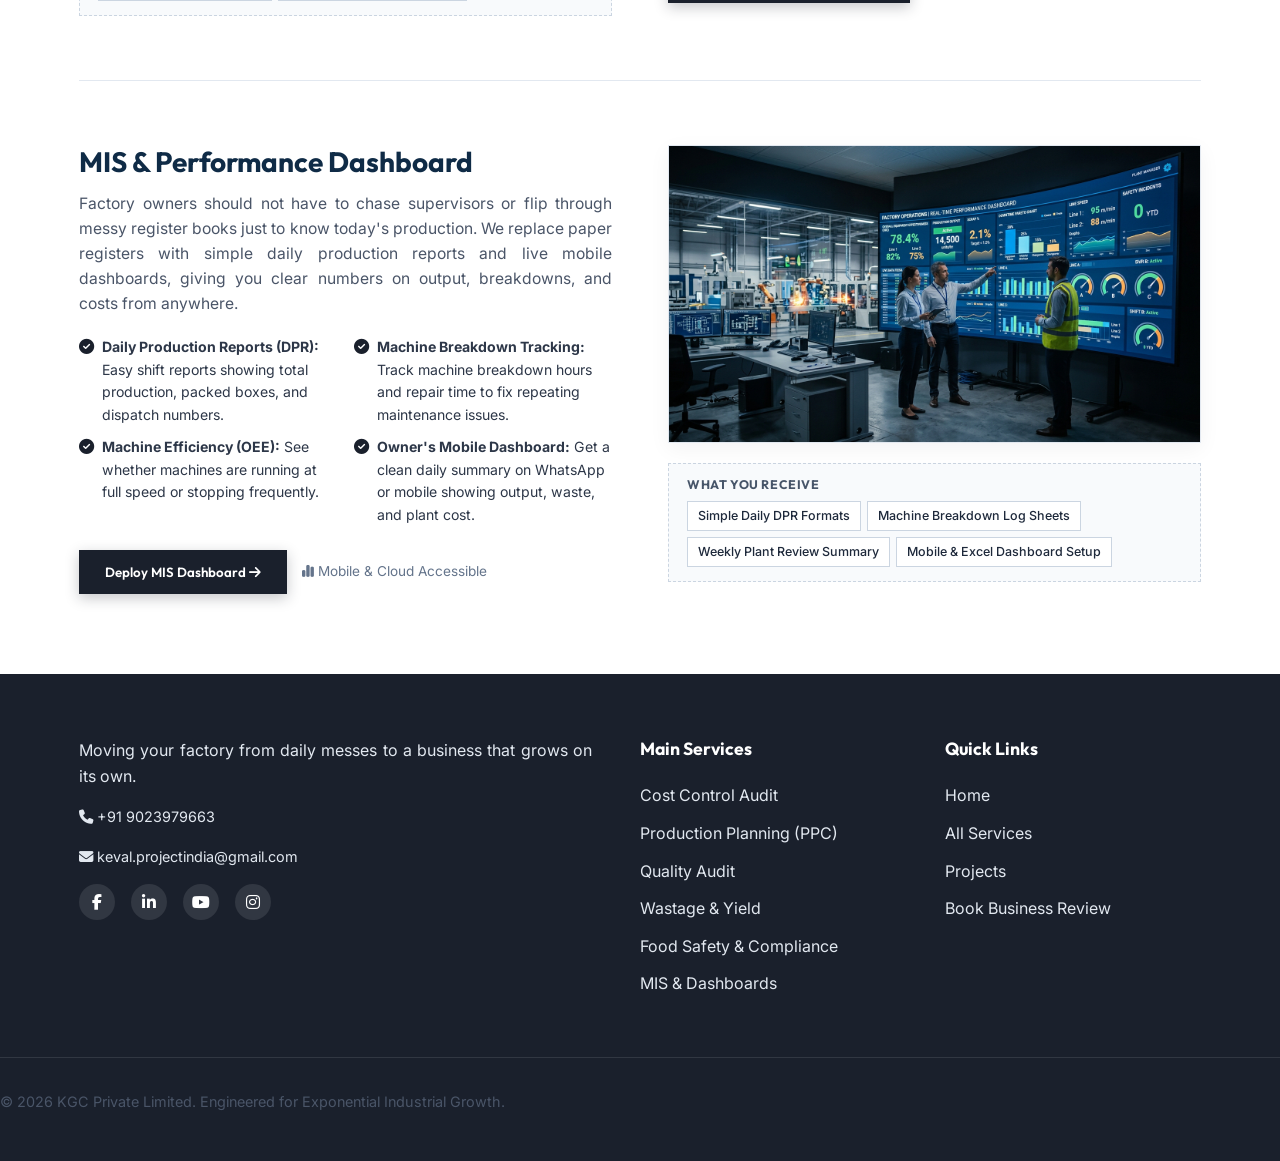
<file: services.html>
<!DOCTYPE html>
<html lang="en">

<head>
    <meta charset="UTF-8">
    <meta name="viewport" content="width=device-width, initial-scale=1.0">
    <title>Core Consulting Services | Cost Control, PPC, Quality, Yield & MIS | KGC Private Limited</title>
    <meta name="description"
        content="Consultancy services by KGC Private Limited: Cost Control Audit, Production Planning & Control (PPC), Quality Audit, Wastage & Yield Optimization, Food Safety Compliance, and MIS Performance Dashboards.">
    <meta name="keywords"
        content="Cost Control Audit, Production Planning and Control, PPC, Quality Audit, Wastage and Yield Optimization, Food Safety Compliance, FSSAI, MIS Dashboard, OEE Tracking, KGC Private Limited, Industrial Consulting">
    <link rel="preconnect" href="https://fonts.googleapis.com">
    <link rel="preconnect" href="https://fonts.gstatic.com" crossorigin>
    <link
        href="https://fonts.googleapis.com/css2?family=Inter:wght@400;500;600;700;800&family=Outfit:wght@500;700;800&display=swap"
        rel="stylesheet">
    <link rel="stylesheet" href="https://cdnjs.cloudflare.com/ajax/libs/font-awesome/6.4.0/css/all.min.css">
    <link rel="stylesheet" href="styles.css">
</head>

<body>

    <div id="header-root"></div>

    <!-- Hero Header with Industrial Background Image -->
    <section class="section text-white"
        style="position: relative; padding: 5.5rem 0; min-height: 38vh; display: flex; align-items: center; background: url('assets/about_hero_bg.jpg') center/cover no-repeat;">
        <div style="position: absolute; inset: 0; background: linear-gradient(rgba(15, 35, 55, 0.42), rgba(10, 22, 36, 0.58));"></div>
        <div class="container text-center" style="position: relative; z-index: 2;">
            <h1 class="hero-title text-white" style="font-size: clamp(1.6rem, 3.2vw, 2.3rem); margin-top: 0; margin-bottom: 0; text-shadow: 0 2px 14px rgba(0,0,0,0.85);">Our Main <span class="highlight" style="color: #ffffff;">Consulting Services</span></h1>
        </div>
    </section>

    <!-- Core Consulting Services Section -->
    <section class="section" id="core-services" style="background: #ffffff; padding: 2rem 0 3.5rem;">
        <div class="container">

            <!-- 1. Cost Control Audit -->
            <div class="service-detail-card" id="cost-control">
                <div class="service-detail-grid">
                    <div class="service-detail-media-col">
                        <div class="service-detail-image-wrapper">
                            <img src="assets/service_cost_control.jpg" alt="Cost Control Audit - KGC Private Limited" loading="lazy">
                        </div>
                        <div class="service-deliverables-box">
                            <h5>What You Receive</h5>
                            <div class="service-deliverables-tags">
                                <span class="deliverable-tag">Cost Waste Finding Report</span>
                                <span class="deliverable-tag">Unit Cost Calculation</span>
                                <span class="deliverable-tag">Power & Fuel Saving Plan</span>
                                <span class="deliverable-tag">90-Day Cost Reduction Plan</span>
                            </div>
                        </div>
                    </div>
                    <div class="service-detail-body">
                        <div>
                            <h2>Cost Control Audit</h2>
                            <p class="lead">Many factories lose profits quietly every day through extra material usage, high power bills, idle worker time, and machine breakdowns. Our Cost Control Audit checks your daily plant expenses line by line, finds where money is being wasted, and gives you a clear plan to stop those leaks immediately.</p>
                            
                            <div class="service-scope-grid">
                                <div class="service-scope-item">
                                    <i class="fa-solid fa-circle-check"></i>
                                    <div><strong>Raw Material Tracking:</strong> Compare standard recipe quantities with actual floor usage to catch material waste.</div>
                                </div>
                                <div class="service-scope-item">
                                    <i class="fa-solid fa-circle-check"></i>
                                    <div><strong>Electricity & Fuel Saving:</strong> Find power waste in motors, compressors, steam boilers, and heating lines.</div>
                                </div>
                                <div class="service-scope-item">
                                    <i class="fa-solid fa-circle-check"></i>
                                    <div><strong>Labor & Manpower Efficiency:</strong> Fix idle worker time, control unnecessary overtime, and set the right staff per shift.</div>
                                </div>
                                <div class="service-scope-item">
                                    <i class="fa-solid fa-circle-check"></i>
                                    <div><strong>Packing & Scrap Control:</strong> Stop carton damage, film tearing, and packing material loss during production.</div>
                                </div>
                            </div>
                        </div>

                        <div class="service-actions-row">
                            <button class="btn btn-primary cta-trigger">Schedule Cost Control Audit <i class="fa-solid fa-arrow-right"></i></button>
                            <span style="font-size: 0.85rem; color: #64748b;"><i class="fa-solid fa-building me-1"></i> Food, Pharma, Chemical & FMCG</span>
                        </div>
                    </div>
                </div>
            </div>

            <!-- 2. Production Planning & Control -->
            <div class="service-detail-card service-reverse" id="ppc">
                <div class="service-detail-grid">
                    <div class="service-detail-media-col">
                        <div class="service-detail-image-wrapper">
                            <img src="assets/service_ppc.jpg" alt="Production Planning & Control (PPC) - KGC Private Limited" loading="lazy">
                        </div>
                        <div class="service-deliverables-box">
                            <h5>What You Receive</h5>
                            <div class="service-deliverables-tags">
                                <span class="deliverable-tag">Daily Production Schedule</span>
                                <span class="deliverable-tag">Machine Capacity Plan</span>
                                <span class="deliverable-tag">Safe Stock Reorder Guide</span>
                                <span class="deliverable-tag">Quick Changeover SOPs</span>
                            </div>
                        </div>
                    </div>
                    <div class="service-detail-body">
                        <div>
                            <h2>Production Planning & Control (PPC)</h2>
                            <p class="lead">When factory production is not planned properly, dispatches get delayed, raw material runs out midway, and machines sit idle waiting for batches. We help you set up an easy daily production schedule so raw materials, machines, and workers work together smoothly and every customer order ships on time.</p>
                            
                            <div class="service-scope-grid">
                                <div class="service-scope-item">
                                    <i class="fa-solid fa-circle-check"></i>
                                    <div><strong>Daily & Weekly Production Plan:</strong> Plan batches accurately based on customer delivery dates and machine speed.</div>
                                </div>
                                <div class="service-scope-item">
                                    <i class="fa-solid fa-circle-check"></i>
                                    <div><strong>Removing Line Bottlenecks:</strong> Find slow machines or packing delays that stop the rest of the factory.</div>
                                </div>
                                <div class="service-scope-item">
                                    <i class="fa-solid fa-circle-check"></i>
                                    <div><strong>Faster Machine Changeovers:</strong> Cut time wasted when changing product sizes, moulds, or batch recipes.</div>
                                </div>
                                <div class="service-scope-item">
                                    <i class="fa-solid fa-circle-check"></i>
                                    <div><strong>Right Inventory Levels:</strong> Keep safe stock levels of raw materials and packaging so production never stops.</div>
                                </div>
                            </div>
                        </div>

                        <div class="service-actions-row">
                            <button class="btn btn-primary cta-trigger">Optimize Production Flow <i class="fa-solid fa-arrow-right"></i></button>
                            <span style="font-size: 0.85rem; color: #64748b;"><i class="fa-solid fa-gears me-1"></i> Continuous & Batch Processing Units</span>
                        </div>
                    </div>
                </div>
            </div>

            <!-- 3. Quality Audit -->
            <div class="service-detail-card" id="quality-audit">
                <div class="service-detail-grid">
                    <div class="service-detail-media-col">
                        <div class="service-detail-image-wrapper">
                            <img src="assets/service_quality_audit.jpg" alt="Quality Audit - KGC Private Limited" loading="lazy">
                        </div>
                        <div class="service-deliverables-box">
                            <h5>What You Receive</h5>
                            <div class="service-deliverables-tags">
                                <span class="deliverable-tag">Plant Quality Audit Report</span>
                                <span class="deliverable-tag">Step-by-Step Quality Checklists</span>
                                <span class="deliverable-tag">Raw Material Acceptance Guide</span>
                                <span class="deliverable-tag">Defect Prevention Plan</span>
                            </div>
                        </div>
                    </div>
                    <div class="service-detail-body">
                        <div>
                            <h2>Quality Audit</h2>
                            <p class="lead">Catching mistakes after packing costs money and damages your market reputation. Our Quality Audit checks your entire process—from raw material arrival to final packing—so your team catches defects early and customer rejections drop to zero.</p>
                            
                            <div class="service-scope-grid">
                                <div class="service-scope-item">
                                    <i class="fa-solid fa-circle-check"></i>
                                    <div><strong>Raw Material Checking:</strong> Simple checklist to inspect incoming ingredients and packaging before accepting delivery.</div>
                                </div>
                                <div class="service-scope-item">
                                    <i class="fa-solid fa-circle-check"></i>
                                    <div><strong>In-Process Quality Checks (IPQC):</strong> Set clear hourly quality checks during production to catch mistakes early.</div>
                                </div>
                                <div class="service-scope-item">
                                    <i class="fa-solid fa-circle-check"></i>
                                    <div><strong>Root Cause Problem Solving:</strong> Find the real reason behind batch failures and make sure the issue never repeats.</div>
                                </div>
                                <div class="service-scope-item">
                                    <i class="fa-solid fa-circle-check"></i>
                                    <div><strong>Hygiene & Cleanliness Standards:</strong> Simple sanitation, pest control, and food safety rules for everyday workers.</div>
                                </div>
                            </div>
                        </div>

                        <div class="service-actions-row">
                            <button class="btn btn-primary cta-trigger">Book Quality Audit <i class="fa-solid fa-arrow-right"></i></button>
                            <span style="font-size: 0.85rem; color: #64748b;"><i class="fa-solid fa-certificate me-1"></i> Food, Pharma API, Cosmetics & Spices</span>
                        </div>
                    </div>
                </div>
            </div>

            <!-- 4. Wastage & Yield Optimization -->
            <div class="service-detail-card service-reverse" id="wastage-yield">
                <div class="service-detail-grid">
                    <div class="service-detail-media-col">
                        <div class="service-detail-image-wrapper">
                            <img src="assets/service_yield_optimization.jpg" alt="Wastage & Yield Optimization - KGC Private Limited" loading="lazy">
                        </div>
                        <div class="service-deliverables-box">
                            <h5>What You Receive</h5>
                            <div class="service-deliverables-tags">
                                <span class="deliverable-tag">Material Loss & Yield Report</span>
                                <span class="deliverable-tag">Standard Machine Settings Guide</span>
                                <span class="deliverable-tag">Packaging Overfill SOPs</span>
                                <span class="deliverable-tag">Scrap Reduction Plan</span>
                            </div>
                        </div>
                    </div>
                    <div class="service-detail-body">
                        <div>
                            <h2>Wastage & Yield Optimization</h2>
                            <p class="lead">In processing factories, even a 1% or 2% loss of raw material adds up to lakhs of rupees every month. We study your complete process—cleaning, cutting, boiling, drying, and packing—to stop product spills, reduce extra scrap, and get the highest possible output from every kilogram of raw material.</p>
                            
                            <div class="service-scope-grid">
                                <div class="service-scope-item">
                                    <i class="fa-solid fa-circle-check"></i>
                                    <div><strong>Input vs. Output Tracking:</strong> Weigh and track materials at every step to see exactly where product is disappearing.</div>
                                </div>
                                <div class="service-scope-item">
                                    <i class="fa-solid fa-circle-check"></i>
                                    <div><strong>Machine Settings Optimization:</strong> Set the right temperature, speed, and moisture so products do not get spoiled or burned.</div>
                                </div>
                                <div class="service-scope-item">
                                    <i class="fa-solid fa-circle-check"></i>
                                    <div><strong>Packing Overfill Control:</strong> Calibrate pouch sealers and weighers to stop giving away free product in extra grams.</div>
                                </div>
                                <div class="service-scope-item">
                                    <i class="fa-solid fa-circle-check"></i>
                                    <div><strong>By-Product Utilization:</strong> Find practical ways to sell or reuse processing leftovers instead of throwing them away.</div>
                                </div>
                            </div>
                        </div>

                        <div class="service-actions-row">
                            <button class="btn btn-primary cta-trigger">Maximize Plant Yield <i class="fa-solid fa-arrow-right"></i></button>
                            <span style="font-size: 0.85rem; color: #64748b;"><i class="fa-solid fa-seedling me-1"></i> Agro-processing, Juices, Dairy & Snacks</span>
                        </div>
                    </div>
                </div>
            </div>

            <!-- 5. Food Safety & Compliance -->
            <div class="service-detail-card" id="food-safety">
                <div class="service-detail-grid">
                    <div class="service-detail-media-col">
                        <div class="service-detail-image-wrapper">
                            <img src="assets/service_food_safety.jpg" alt="Food Safety & Compliance - KGC Private Limited" loading="lazy">
                        </div>
                        <div class="service-deliverables-box">
                            <h5>What You Receive</h5>
                            <div class="service-deliverables-tags">
                                <span class="deliverable-tag">License & Renewal Roadmap</span>
                                <span class="deliverable-tag">Food Safety Audit Checklist</span>
                                <span class="deliverable-tag">Easy Traceability Formats</span>
                                <span class="deliverable-tag">Pre-Audit Inspection Report</span>
                            </div>
                        </div>
                    </div>
                    <div class="service-detail-body">
                        <div>
                            <h2>Food Safety & Compliance</h2>
                            <p class="lead">Government rules and food safety norms can feel complicated and stressful for factory owners. We take care of your FSSAI licenses, ISO standards, and hygiene audits end-to-end, so your plant is always compliant, audit-ready, and approved for local supply and exports.</p>
                            
                            <div class="service-scope-grid">
                                <div class="service-scope-item">
                                    <i class="fa-solid fa-circle-check"></i>
                                    <div><strong>FSSAI & Government Licensing:</strong> Complete support for State and Central FSSAI licenses, renewals, and legal paperwork.</div>
                                </div>
                                <div class="service-scope-item">
                                    <i class="fa-solid fa-circle-check"></i>
                                    <div><strong>HACCP & ISO 22000 Setup:</strong> Simple documentation and practical factory setups to pass official safety audits easily.</div>
                                </div>
                                <div class="service-scope-item">
                                    <i class="fa-solid fa-circle-check"></i>
                                    <div><strong>Plant Layout & Hygiene Setup:</strong> Proper factory zoning, clean water systems, handwash stations, and pest prevention.</div>
                                </div>
                                <div class="service-scope-item">
                                    <i class="fa-solid fa-circle-check"></i>
                                    <div><strong>Batch Traceability & Recall Plan:</strong> Easy batch numbering so you can trace any finished packet back to its raw material in minutes.</div>
                                </div>
                            </div>
                        </div>

                        <div class="service-actions-row">
                            <button class="btn btn-primary cta-trigger">Schedule Compliance Review <i class="fa-solid fa-arrow-right"></i></button>
                            <span style="font-size: 0.85rem; color: #64748b;"><i class="fa-solid fa-globe me-1"></i> Pan-India Regulatory Coverage</span>
                        </div>
                    </div>
                </div>
            </div>

            <!-- 6. MIS & Performance Dashboard -->
            <div class="service-detail-card service-reverse" id="mis-dashboard">
                <div class="service-detail-grid">
                    <div class="service-detail-media-col">
                        <div class="service-detail-image-wrapper">
                            <img src="assets/service_mis_dashboard.jpg" alt="MIS & Performance Dashboard - KGC Private Limited" loading="lazy">
                        </div>
                        <div class="service-deliverables-box">
                            <h5>What You Receive</h5>
                            <div class="service-deliverables-tags">
                                <span class="deliverable-tag">Simple Daily DPR Formats</span>
                                <span class="deliverable-tag">Machine Breakdown Log Sheets</span>
                                <span class="deliverable-tag">Weekly Plant Review Summary</span>
                                <span class="deliverable-tag">Mobile & Excel Dashboard Setup</span>
                            </div>
                        </div>
                    </div>
                    <div class="service-detail-body">
                        <div>
                            <h2>MIS & Performance Dashboard</h2>
                            <p class="lead">Factory owners should not have to chase supervisors or flip through messy register books just to know today's production. We replace paper registers with simple daily production reports and live mobile dashboards, giving you clear numbers on output, breakdowns, and costs from anywhere.</p>
                            
                            <div class="service-scope-grid">
                                <div class="service-scope-item">
                                    <i class="fa-solid fa-circle-check"></i>
                                    <div><strong>Daily Production Reports (DPR):</strong> Easy shift reports showing total production, packed boxes, and dispatch numbers.</div>
                                </div>
                                <div class="service-scope-item">
                                    <i class="fa-solid fa-circle-check"></i>
                                    <div><strong>Machine Breakdown Tracking:</strong> Track machine breakdown hours and repair time to fix repeating maintenance issues.</div>
                                </div>
                                <div class="service-scope-item">
                                    <i class="fa-solid fa-circle-check"></i>
                                    <div><strong>Machine Efficiency (OEE):</strong> See whether machines are running at full speed or stopping frequently.</div>
                                </div>
                                <div class="service-scope-item">
                                    <i class="fa-solid fa-circle-check"></i>
                                    <div><strong>Owner's Mobile Dashboard:</strong> Get a clean daily summary on WhatsApp or mobile showing output, waste, and plant cost.</div>
                                </div>
                            </div>
                        </div>

                        <div class="service-actions-row">
                            <button class="btn btn-primary cta-trigger">Deploy MIS Dashboard <i class="fa-solid fa-arrow-right"></i></button>
                            <span style="font-size: 0.85rem; color: #64748b;"><i class="fa-solid fa-chart-simple me-1"></i> Mobile & Cloud Accessible</span>
                        </div>
                    </div>
                </div>
            </div>

        </div>
    </section>


    <!-- Industries & Manufacturing Plants Section (Commented out)
    <section class="section bg-light" id="industry-segments">
        <div class="container" style="max-width: 1400px;">
            <div class="section-header text-center">
                <div class="badge-pill-wrapper">
                    <span class="badge-pill">FACTORIES & SECTORS WE SUPPORT</span>
                </div>
                <h2 class="section-title">Industries & <span class="highlight">Manufacturing Plants We Work With</span></h2>
                <p class="section-description" style="max-width: 850px; margin: 18px auto 0; font-size: 1.02rem; color: #4A5568;">Our consulting services (Cost Control, Production Planning, Quality, Yield Optimization, Food Safety, and Daily Reports) are customized for 30+ food processing, agro, chemical, and packaging units.</p>
            </div>
            
            <div class="product-grid">

                <div class="product-card">
                    <img src="assets/7_buskut.png" alt="Biscuit & Bakery Processing Plant Consultancy" loading="lazy">
                    <div class="product-card-overlay">
                        <h3 class="product-card-title">Biscuit & Bakery Processing Plant Consultancy</h3>
                    </div>
                </div>

                <div class="product-card">
                    <img src="assets/4_red_chilli.png" alt="Chilli Powder Plant Consultancy" loading="lazy">
                    <div class="product-card-overlay">
                        <h3 class="product-card-title">Chilli Powder Plant Consultancy</h3>
                    </div>
                </div>

                <div class="product-card">
                    <img src="assets/31_petrolium_jelly.png" alt="Petroleum Jelly Processing Plant Consultancy" loading="lazy">
                    <div class="product-card-overlay">
                        <h3 class="product-card-title">Petroleum Jelly Processing Plant Consultancy</h3>
                    </div>
                </div>

                <div class="product-card">
                    <img src="assets/3_turmeric.png" alt="Turmeric Processing Plant Consultancy" loading="lazy">
                    <div class="product-card-overlay">
                        <h3 class="product-card-title">Turmeric Processing Plant Consultancy</h3>
                    </div>
                </div>

                <div class="product-card">
                    <img src="assets/29_automatic_pasta.png" alt="Automatic Pasta Making Plant Consultancy" loading="lazy">
                    <div class="product-card-overlay">
                        <h3 class="product-card-title">Automatic Pasta Making Plant Consultancy</h3>
                    </div>
                </div>

                <div class="product-card">
                    <img src="assets/30_jadfruit.png" alt="Jackfruit Canning Plant Consultancy" loading="lazy">
                    <div class="product-card-overlay">
                        <h3 class="product-card-title">Jackfruit Canning Plant Consultancy</h3>
                    </div>
                </div>

                <div class="product-card">
                    <img src="assets/22_coriander.png" alt="Coriander Powder Plant Consultancy" loading="lazy">
                    <div class="product-card-overlay">
                        <h3 class="product-card-title">Coriander Powder Plant Consultancy</h3>
                    </div>
                </div>

                <div class="product-card">
                    <img src="assets/32_turmeic.png" alt="Turmeric Processing Plant Consultancy" loading="lazy">
                    <div class="product-card-overlay">
                        <h3 class="product-card-title">Turmeric Processing Plant Consultancy</h3>
                    </div>
                </div>

                <div class="product-card">
                    <img src="assets/27_ginger_paste.png" alt="Ginger Garlic Paste Manufacturing Plant Consultancy" loading="lazy">
                    <div class="product-card-overlay">
                        <h3 class="product-card-title">Ginger Garlic Paste Manufacturing Plant Consultancy</h3>
                    </div>
                </div>

                <div class="product-card">
                    <img src="assets/12_wheat_flour.png" alt="Wheat Flour Plant Consultancy" loading="lazy">
                    <div class="product-card-overlay">
                        <h3 class="product-card-title">Wheat Flour Plant Consultancy</h3>
                    </div>
                </div>

                <div class="product-card">
                    <img src="assets/16_potato_powder.png" alt="Potato Powder Plant Consultancy" loading="lazy">
                    <div class="product-card-overlay">
                        <h3 class="product-card-title">Potato Powder Plant Consultancy</h3>
                    </div>
                </div>

                <div class="product-card">
                    <img src="assets/8_chikki'.png" alt="Groundnut Chikki Processing Plant Consultancy" loading="lazy">
                    <div class="product-card-overlay">
                        <h3 class="product-card-title">Groundnut Chikki Processing Plant Consultancy</h3>
                    </div>
                </div>

                <div class="product-card">
                    <img src="assets/11_automation.png" alt="Industry 4.0 Automation Consultancy" loading="lazy">
                    <div class="product-card-overlay">
                        <h3 class="product-card-title">Industry 4.0 Automation Consultancy</h3>
                    </div>
                </div>

                <div class="product-card">
                    <img src="assets/26_black_paper.png" alt="Black Pepper Powder Masala Processing Plant Consultancy" loading="lazy">
                    <div class="product-card-overlay">
                        <h3 class="product-card-title">Black Pepper Powder Masala Processing Plant Consultancy</h3>
                    </div>
                </div>

                <div class="product-card">
                    <img src="assets/10_roasted_nuts.png" alt="Roasted Nuts Snacks making Consultancy" loading="lazy">
                    <div class="product-card-overlay">
                        <h3 class="product-card-title">Roasted Nuts Snacks making Consultancy</h3>
                    </div>
                </div>

                <div class="product-card">
                    <img src="assets/21_pizza_source.png" alt="Pizza Sauce Processing Plant Consultancy" loading="lazy">
                    <div class="product-card-overlay">
                        <h3 class="product-card-title">Pizza Sauce Processing Plant Consultancy</h3>
                    </div>
                </div>

                <div class="product-card">
                    <img src="assets/1_dates (1).png" alt="Dates Processing Plant Consultancy" loading="lazy">
                    <div class="product-card-overlay">
                        <h3 class="product-card-title">Dates Processing Plant Consultancy</h3>
                    </div>
                </div>

                <div class="product-card">
                    <img src="assets/14_edible_oil.png" alt="Peanut Oil Mill Consultancy" loading="lazy">
                    <div class="product-card-overlay">
                        <h3 class="product-card-title">Peanut Oil Mill Consultancy</h3>
                    </div>
                </div>

                <div class="product-card">
                    <img src="assets/23_liquid_glucose.png" alt="Liquid Glucose Manufacturing Plant Consultancy" loading="lazy">
                    <div class="product-card-overlay">
                        <h3 class="product-card-title">Liquid Glucose Manufacturing Plant Consultancy</h3>
                    </div>
                </div>

                <div class="product-card">
                    <img src="assets/15_mill.png" alt="Flour Mill Plant Consultancy" loading="lazy">
                    <div class="product-card-overlay">
                        <h3 class="product-card-title">Flour Mill Plant Consultancy</h3>
                    </div>
                </div>

                <div class="product-card">
                    <img src="assets/19_tomato_ketchup.png" alt="Tomato Ketchup Plant Consultancy" loading="lazy">
                    <div class="product-card-overlay">
                        <h3 class="product-card-title">Tomato Ketchup Plant Consultancy</h3>
                    </div>
                </div>

                <div class="product-card">
                    <img src="assets/28_peanut.png" alt="Peanut Butter Manufacturing Plant Consultancy" loading="lazy">
                    <div class="product-card-overlay">
                        <h3 class="product-card-title">Peanut Butter Manufacturing Plant Consultancy</h3>
                    </div>
                </div>

                <div class="product-card">
                    <img src="assets/17_grean_tea.png" alt="Green Tea Processing Plant Consultancy" loading="lazy">
                    <div class="product-card-overlay">
                        <h3 class="product-card-title">Green Tea Processing Plant Consultancy</h3>
                    </div>
                </div>

                <div class="product-card">
                    <img src="assets/25_seed_clean.png" alt="Seed / Cumin Cleaning & Sorting Plant Consultancy" loading="lazy">
                    <div class="product-card-overlay">
                        <h3 class="product-card-title">Seed / Cumin Cleaning & Sorting Plant Consultancy</h3>
                    </div>
                </div>

                <div class="product-card">
                    <img src="assets/24_cacoa.png" alt="Cocoa Powder Processing Plant Consultancy" loading="lazy">
                    <div class="product-card-overlay">
                        <h3 class="product-card-title">Cocoa Powder Processing Plant Consultancy</h3>
                    </div>
                </div>

                <div class="product-card">
                    <img src="assets/2_honey.png" alt="Honey Plant Consultancy" loading="lazy">
                    <div class="product-card-overlay">
                        <h3 class="product-card-title">Honey Plant Consultancy</h3>
                    </div>
                </div>

                <div class="product-card">
                    <img src="assets/9_khurkure.png" alt="Kurkure Making Plant Consultancy" loading="lazy">
                    <div class="product-card-overlay">
                        <h3 class="product-card-title">Kurkure Making Plant Consultancy</h3>
                    </div>
                </div>

                <div class="product-card">
                    <img src="assets/20_cashew_nut.png" alt="Cashew Nut Processing Plant Consultancy" loading="lazy">
                    <div class="product-card-overlay">
                        <h3 class="product-card-title">Cashew Nut Processing Plant Consultancy</h3>
                    </div>
                </div>

                <div class="product-card">
                    <img src="assets/6_beetroot.png" alt="Beetroot Juice Processing & Packaging Consultancy" loading="lazy">
                    <div class="product-card-overlay">
                        <h3 class="product-card-title">Beetroot Juice Processing & Packaging Consultancy</h3>
                    </div>
                </div>

                <div class="product-card">
                    <img src="assets/5_banana_baffer.png" alt="Banana and Potato Chips Processing Plant Consultancy" loading="lazy">
                    <div class="product-card-overlay">
                        <h3 class="product-card-title">Banana and Potato Chips Processing Plant Consultancy</h3>
                    </div>
                </div>

                <div class="product-card">
                    <img src="assets/13_oil_mill.png" alt="Oil Mill Consultancy" loading="lazy">
                    <div class="product-card-overlay">
                        <h3 class="product-card-title">Oil Mill Consultancy</h3>
                    </div>
                </div>

                <div class="product-card">
                    <img src="assets/18_coffice.png" alt="Coffee Processing Plant Consultancy" loading="lazy">
                    <div class="product-card-overlay">
                        <h3 class="product-card-title">Coffee Processing Plant Consultancy</h3>
                    </div>
                </div>

            </div>
        </div>
    </section>
    -->
    <div id="footer-root"></div>
    <div id="popup-root"></div>
    <script src="components.js"></script>
    <script src="main.js"></script>
</body>

</html>
</file>
<file: styles.css>
/* =========================================================================
   Keval Gandhi Consultant - Design System & Styles
   ========================================================================= */

/* --- Variables & Theming --- */
:root {
  /* Brand Colors */
  --color-primary: #4A6D8C;
  /* Steel Blue */
  --color-secondary: #333333;
  /* Charcoal Grey */
  --color-accent: #1A202C;
  /* Dark Charcoal (replaces Safety Orange) */

  /* Neutral Palette */
  --color-white: #FFFFFF;
  --color-light: #FFFFFF;
  --color-light-dim: #E2E8F0;
  --color-dark: #1A202C;
  --color-text: #2D3748;
  --color-text-light: #4A5568;

  /* Typography */
  --font-primary: 'Inter', sans-serif;
  --font-heading: 'Outfit', sans-serif;

  /* Transitions & Shadows */
  --transition-fast: 0.2s ease;
  --transition-normal: 0.3s ease-in-out;
  --shadow-sm: 0 4px 6px rgba(0, 0, 0, 0.05);
  --shadow-md: 0 10px 15px -3px rgba(0, 0, 0, 0.1), 0 4px 6px -2px rgba(0, 0, 0, 0.05);
  --shadow-lg: 0 20px 25px -5px rgba(0, 0, 0, 0.1), 0 10px 10px -5px rgba(0, 0, 0, 0.04);
  --glass-bg: rgba(255, 255, 255, 0.85);

  /* Layout */
  --container-width: 1200px;
  --section-padding: 5rem 0;
}

/* --- Reset & Base Styles --- */
* {
  margin: 0;
  padding: 0;
  box-sizing: border-box;
}

html {
  scroll-behavior: smooth;
  font-size: 16px;
}

body {
  font-family: var(--font-primary);
  color: var(--color-text);
  line-height: 1.6;
  background-color: var(--color-white);
  overflow-x: hidden;
}

h1,
h2,
h3,
h4,
h5,
h6 {
  font-family: var(--font-heading);
  color: var(--color-dark);
  line-height: 1.2;
  margin-bottom: 1rem;
}

p {
  margin-bottom: 1rem;
  color: var(--color-text-light);
  text-align: justify;
}

.text-center,
.text-center p,
.text-center .section-description,
.text-center .description,
.section-header.text-center p,
.signature-strip p {
  text-align: center;
}

.case-studies-description {
  margin-bottom: 1rem;
  color: var(--color-light-dim);
}

a {
  text-decoration: none;
  color: var(--color-primary);
  transition: color var(--transition-fast);
}

ul {
  list-style: none;
}

img {
  max-width: 100%;
  height: auto;
  display: block;
}

.container {
  width: 90%;
  max-width: var(--container-width);
  margin: 0 auto;
  padding: 0 15px;
}

.section {
  padding: var(--section-padding);
}

/* --- Utility Classes --- */
.text-center {
  text-align: center;
}

.text-white {
  color: var(--color-white) !important;
}

.text-primary {
  color: var(--color-primary) !important;
}

.text-orange {
  color: var(--color-accent) !important;
}

.text-blue {
  color: var(--color-primary) !important;
}

.text-light-dim {
  color: var(--color-light-dim) !important;
}

.bg-light {
  background-color: #FFFFFF !important;
}

.bg-dark {
  background-color: var(--color-dark);
}

.mt-2 {
  margin-top: 0.5rem;
}

.mt-3 {
  margin-top: 1rem;
}

.mt-4 {
  margin-top: 1.5rem;
}

.mt-5 {
  margin-top: 2rem;
}

.mr-2 {
  margin-right: 0.5rem;
}

.shadow-lg {
  box-shadow: var(--shadow-lg);
}

/* --- Buttons --- */
.btn {
  display: inline-block;
  padding: 0.75rem 1.5rem;
  border-radius: 4px;
  /* Industrial, structured feel */
  font-weight: 600;
  text-align: center;
  cursor: pointer;
  transition: all var(--transition-normal);
  border: 2px solid transparent;
  font-family: var(--font-heading);
}

.btn-primary {
  background-color: var(--color-dark);
  color: var(--color-white);
  box-shadow: 0 4px 14px rgba(26, 32, 44, 0.25);
}

.btn-primary:hover {
  background-color: #2d3748;
  color: var(--color-white);
  transform: translateY(-2px);
  box-shadow: 0 6px 20px rgba(26, 32, 44, 0.35);
}

.btn-secondary {
  background-color: #2d3748;
  color: var(--color-white);
}

.btn-secondary:hover {
  background-color: var(--color-dark);
  color: var(--color-white);
  transform: translateY(-2px);
}

.btn-outline {
  background-color: transparent;
  border-color: var(--color-dark);
  color: var(--color-dark);
}

.btn-outline:hover {
  background-color: var(--color-dark);
  color: var(--color-white);
}

.btn-outline-light {
  background-color: transparent;
  border-color: var(--color-white);
  color: var(--color-white);
}

.btn-outline-light:hover {
  background-color: var(--color-white);
  color: var(--color-dark);
}

.btn-sm {
  padding: 0.5rem 1rem;
  font-size: 0.875rem;
}

.btn-block {
  display: block;
  width: 100%;
}

/* --- Top Banner (Countdown) --- */
.top-banner {
  background-color: var(--color-dark);
  color: var(--color-white);
  padding: 0.5rem 0;
  font-size: 0.875rem;
  font-weight: 500;
  z-index: 1000;
  position: relative;
}

.banner-content {
  display: flex;
  justify-content: center;
  align-items: center;
  flex-wrap: wrap;
  gap: 1rem;
}

.banner-text {
  display: flex;
  align-items: center;
}

.countdown-timer {
  background-color: rgba(255, 255, 255, 0.1);
  padding: 0.2rem 0.6rem;
  border-radius: 4px;
  font-family: monospace;
  font-size: 0.9rem;
  font-weight: 700;
  color: var(--color-accent);
  letter-spacing: 1px;
}

/* --- Header & Navigation --- */
.header {
  background-color: var(--glass-bg);
  backdrop-filter: blur(10px);
  -webkit-backdrop-filter: blur(10px);
  position: sticky;
  top: 0;
  z-index: 999;
  box-shadow: var(--shadow-sm);
  transition: all var(--transition-normal);
}

.nav-container {
  display: flex;
  justify-content: flex-end;
  align-items: center;
  height: 80px;
}

.logo a {
  font-family: var(--font-heading);
  font-size: 1.75rem;
  font-weight: 800;
  color: var(--color-secondary);
  letter-spacing: -1px;
  display: flex;
  align-items: center;
}

.nav-logo-img,
.logo img {
  height: 60px;
  width: auto;
  display: block;
  max-width: 100%;
}

.logo .dot {
  color: var(--color-accent);
}

.main-nav {
  display: flex;
  align-items: center;
  margin-left: auto;
}

.nav-links {
  display: flex;
  align-items: center;
  gap: 2rem;
}

.nav-links li {
  position: relative;
}

.nav-links a {
  color: var(--color-text);
  font-weight: 600;
  font-size: 0.95rem;
  transition: color var(--transition-fast);
}

.nav-links a:hover,
.nav-links a.active {
  color: var(--color-primary);
}

.nav-cta {
  padding: 0.5rem 1.25rem !important;
  color: var(--color-white) !important;
}

.nav-cta:hover {
  color: var(--color-white) !important;
}

.mobile-menu-toggle {
  display: none;
  background: none;
  border: none;
  font-size: 1.5rem;
  color: var(--color-dark);
  cursor: pointer;
}

/* Dropdown */
.dropdown-menu {
  position: absolute;
  top: 100%;
  left: 0;
  background-color: var(--color-white);
  box-shadow: var(--shadow-md);
  min-width: 250px;
  border-radius: 4px;
  opacity: 0;
  visibility: hidden;
  transform: translateY(10px);
  transition: all var(--transition-fast);
  padding: 0.5rem 0;
  border-top: 3px solid var(--color-primary);
}

.dropdown:hover .dropdown-menu {
  opacity: 1;
  visibility: visible;
  transform: translateY(0);
}

.dropdown-menu li {
  width: 100%;
}

.dropdown-menu a {
  display: block;
  padding: 0.75rem 1.5rem;
  color: var(--color-text);
  font-size: 0.9rem;
  font-weight: 500;
}

.dropdown-menu a:hover {
  background-color: var(--color-light);
  color: var(--color-primary);
  padding-left: 1.75rem;
  /* Slight shift effect */
}

.dropdown-icon {
  font-size: 0.75rem;
  margin-left: 4px;
}

/* --- Hero Section & Slider --- */
.hero {
  position: relative;
  min-height: calc(100vh - 80px);
  /* viewport - header */
  display: flex;
  align-items: center;
  background: linear-gradient(135deg, var(--color-light) 0%, #ffffff 100%);
  overflow: hidden;
}

.hero-slider-container {
  position: absolute;
  top: 0;
  left: 0;
  width: 100%;
  height: 100%;
  z-index: 0;
}

.hero-slider {
  width: 100%;
  height: 100%;
  position: relative;
}

.hero-slide {
  position: absolute;
  top: 0;
  left: 0;
  width: 100%;
  height: 100%;
  opacity: 0;
  pointer-events: none;
  transition: opacity 1s ease-in-out;
  background-size: cover;
  background-position: center;
  background-repeat: no-repeat;
  display: flex;
  align-items: center;
  z-index: 1;
}

.hero-slide.active {
  opacity: 1;
  pointer-events: auto;
  z-index: 2;
}

.hero-slide::after {
  content: '';
  position: absolute;
  top: 0;
  left: 0;
  width: 100%;
  height: 100%;
  background: linear-gradient(to right, rgba(0, 0, 0, 0.7) 0%, rgba(0, 0, 0, 0.3) 100%);
  z-index: 1;
  pointer-events: none;
}

.hero-bg-overlay {
  display: none;
  /* Hide old overlay if using slider */
}

.hero-slide-container {
  position: relative;
  z-index: 2;
  width: 100%;
}

.hero-slide-container.slide-left {
  display: flex;
  justify-content: flex-start;
  max-width: 100%;
  padding-left: clamp(2rem, 5vw, 5.5rem);
  margin-left: 0;
}

.hero-slide-container.slide-center {
  display: flex;
  justify-content: center;
}

.hero-slider-nav {
  position: absolute;
  bottom: 2rem;
  left: 50%;
  transform: translateX(-50%);
  display: flex;
  gap: 1rem;
  z-index: 25;
}

.slider-dot {
  width: 10px;
  height: 10px;
  border-radius: 50%;
  background: rgba(255, 255, 255, 0.3);
  cursor: pointer;
  transition: all 0.3s ease;
}

.slider-dot.active {
  background: var(--color-accent);
  transform: scale(1.3);
}

.hero-slider-arrows {
  position: absolute;
  top: 50%;
  width: 100%;
  transform: translateY(-50%);
  display: flex;
  justify-content: space-between;
  padding: 0 3%;
  z-index: 30;
  pointer-events: none;
}

.slider-arrow {
  width: 48px;
  height: 48px;
  border-radius: 50%;
  background: rgba(255, 255, 255, 0.1);
  backdrop-filter: blur(5px);
  display: flex;
  align-items: center;
  justify-content: center;
  color: white;
  cursor: pointer;
  transition: all 0.3s ease;
  border: 1px solid rgba(255, 255, 255, 0.2);
  pointer-events: auto;
}

.slider-arrow:hover {
  background: var(--color-accent);
  border-color: var(--color-accent);
  transform: scale(1.1);
}

.hero-container {
  display: grid;
  grid-template-columns: 1fr;
  gap: 3rem;
  align-items: center;
  position: relative;
  z-index: 1;
  justify-items: center;
}

.hero-content {
  position: relative;
  z-index: 2;
  color: white;
  text-shadow: 0 2px 10px rgba(0, 0, 0, 0.5);
  text-align: center;
  max-width: 900px;
  margin-inline: auto;
  width: 100%;
}

.hero-content-left {
  text-align: left;
  max-width: 850px;
  margin-left: 0;
  margin-right: auto;
}

.hero-title-left {
  text-align: left;
}

.hero-subtitle-left {
  text-align: left;
  margin-left: 0;
  margin-right: auto;
  max-width: 100%;
  white-space: nowrap;
}

.hero-separator {
  color: rgba(255, 255, 255, 0.45);
  font-weight: 300;
  margin: 0 6px;
  display: inline-block;
}

.badge {
  display: inline-block;
  padding: 0.25rem 0.75rem;
  background-color: rgba(255, 255, 255, 0.15);
  color: white;
  border: 1px solid rgba(255, 255, 255, 0.3);
  backdrop-filter: blur(5px);
  border-radius: 20px;
  font-size: 0.85rem;
  font-weight: 600;
  margin-bottom: 1.5rem;
  letter-spacing: 0.5px;
}

.hero-title {
  color: white;
  font-size: clamp(1.5rem, 5vw, 2.4rem);
  font-weight: 800;
  margin-bottom: 1.5rem;
  line-height: 1.1;
}

.hero-title-stacked {
  font-size: clamp(3.2rem, 6.8vw, 5.6rem);
  font-weight: 900;
  line-height: 0.98;
  margin-bottom: 1.5rem;
  letter-spacing: -0.5px;
  text-transform: uppercase;
  text-shadow: 0 4px 20px rgba(0, 0, 0, 0.7);
}

.hero-title-stacked span {
  display: block;
}

.hero-subtitle-small {
  font-size: clamp(0.72rem, 1.25vw, 0.84rem);
  line-height: 1.6;
  text-align: center;
  color: rgba(255, 255, 255, 0.95);
  white-space: normal;
  max-width: 850px;
  margin-inline: auto;
}

.hero-content-left .hero-subtitle-small,
.hero-subtitle-left {
  text-align: left !important;
  margin-left: 0 !important;
  margin-right: auto !important;
  margin-inline: 0 !important;
  max-width: 100% !important;
  white-space: nowrap !important;
}

.highlight {
  color: var(--color-primary);
  position: relative;
  display: inline-block;
}

.highlight::after {
  content: '';
  position: absolute;
  bottom: 8px;
  left: 0;
  width: 100%;
  height: 8px;
  background-color: rgba(26, 32, 44, 0.2);
  z-index: -1;
  border-radius: 4px;
}

.hero-subtitle {
  color: rgba(255, 255, 255, 0.9);
  font-size: 1rem;
  margin-bottom: 2rem;
  max-width: 850px;
  margin-inline: auto;
  text-align: center;
}

.hero .btn-outline {
  border-color: white;
  color: white;
}

.hero .btn-outline:hover {
  background-color: white;
  color: var(--color-dark);
}

.hero-actions {
  display: flex;
  gap: 1rem;
  margin-bottom: 3rem;
  justify-content: center;
}

.hero-event-card {
  background: var(--color-white);
  border-radius: 8px;
  padding: 1rem 1.5rem;
  display: flex;
  justify-content: space-between;
  align-items: center;
  box-shadow: var(--shadow-md);
  border-left: 4px solid var(--color-accent);
  max-width: 450px;
}

.event-label {
  font-size: 0.75rem;
  color: var(--color-text-light);
  text-transform: uppercase;
  font-weight: 700;
  letter-spacing: 1px;
}

.event-info h4 {
  margin-bottom: 0;
  font-size: 1rem;
}

.hero-image-wrapper {
  position: relative;
  height: 100%;
  min-height: 500px;
  display: flex;
  align-items: center;
  justify-content: center;
}

.hero-img {
  border-radius: 8px;
  box-shadow: var(--shadow-lg);
  position: relative;
  z-index: 2;
  object-fit: cover;
  height: 80%;
  max-height: 600px;
}

.image-column {
  position: relative;
  display: flex;
  justify-content: center;
  align-items: center;
}

.stat-card {
  position: absolute;
  bottom: 0px;
  left: -20px;
  background: var(--glass-bg);
  backdrop-filter: blur(10px);
  -webkit-backdrop-filter: blur(10px);
  padding: 1rem 1.5rem;
  border-radius: 8px;
  display: flex;
  align-items: center;
  gap: 1rem;
  box-shadow: var(--shadow-lg);
  z-index: 3;
  border: 1px solid rgba(255, 255, 255, 0.5);
  animation: float 6s ease-in-out infinite;
}

.stat-icon {
  background-color: rgba(74, 109, 140, 0.1);
  color: var(--color-primary);
  width: 40px;
  height: 40px;
  border-radius: 50%;
  display: flex;
  align-items: center;
  justify-content: center;
  font-size: 1.2rem;
}

.stat-value {
  display: block;
  font-family: var(--font-heading);
  font-size: 1.5rem;
  font-weight: 800;
  color: var(--color-dark);
  line-height: 1;
}

.stat-label {
  font-size: 0.8rem;
  color: var(--color-text-light);
  font-weight: 500;
}

@keyframes float {
  0% {
    transform: translateY(0px);
  }

  50% {
    transform: translateY(-10px);
  }

  100% {
    transform: translateY(0px);
  }
}

/* --- Shared Layouts --- */
.section-header {
  margin-bottom: 25px;
}

.badge-pill-wrapper {
  margin-bottom: 8px;
}

.badge-pill {
  background: rgba(74, 109, 140, 0.12);
  color: var(--color-primary);
  font-weight: 700;
  text-transform: uppercase;
  letter-spacing: 1px;
  padding: 5px 14px;
  border-radius: 20px;
  font-size: 0.8rem;
  margin-bottom: 0;
  display: inline-block;
  border: none;
}

.section-title {
  font-size: 1.85rem;
  font-weight: 800;
  margin-top: 4px;
  margin-bottom: 0;
  position: relative;
  display: inline-block;
  color: #0f2b46;
}

.section-title::after {
  content: '';
  position: absolute;
  bottom: -10px;
  left: 50%;
  transform: translateX(-50%);
  width: 60px;
  height: 4px;
  background-color: var(--color-accent);
  border-radius: 2px;
}

.section-title.text-white {
  color: #ffffff;
}

.section-title.text-white::after {
  background-color: var(--color-primary);
  /* Contrast against dark bg */
}

.section-description {
  font-size: 1.1rem;
  max-width: 600px;
  margin: 0 auto;
}

.grid-3 {
  display: grid;
  grid-template-columns: repeat(3, 1fr);
  gap: 2rem;
}

.grid-2 {
  display: grid;
  grid-template-columns: repeat(2, 1fr);
  gap: 2rem;
}

.split-layout {
  display: grid;
  grid-template-columns: 1fr 1fr;
  gap: 4rem;
}

/* --- Consultant Section Spacing Fix --- */
.consultant-section .container {
  width: 95%;
  max-width: 1320px;
}

.consultant-section .split-layout {
  gap: 2rem;
}

.consultant-section .section-description {
  max-width: 100%;
  margin: 0 0 1rem;
}

.consultant-section .section-title {
  font-size: 1.7rem;
}

.about-company-content {
  max-width: 1100px;
  margin: 0 auto;
}

.about-company-content .section-description {
  max-width: 100%;
  margin: 0 0 1rem;
  text-align: left;
}

.align-center {
  align-items: center;
}

/* --- Services / Solutions --- */
.service-card {
  background-color: var(--color-white);
  padding: 2.5rem 2rem;
  border-radius: 8px;
  box-shadow: var(--shadow-sm);
  transition: all var(--transition-normal);
  position: relative;
  z-index: 1;
  border-bottom: 4px solid transparent;
}

.service-card:hover {
  transform: translateY(-5px);
  box-shadow: var(--shadow-lg);
  border-bottom-color: var(--color-primary);
}

.service-card.featured {
  border-bottom-color: var(--color-accent);
  box-shadow: var(--shadow-md);
}

.service-card.featured:hover {
  transform: translateY(-5px);
  box-shadow: var(--shadow-lg);
}

.card-badge {
  position: absolute;
  top: 1rem;
  right: 1rem;
  background-color: var(--color-accent);
  color: var(--color-white);
  font-size: 0.7rem;
  font-weight: 700;
  padding: 0.2rem 0.6rem;
  border-radius: 4px;
  text-transform: uppercase;
  letter-spacing: 0.5px;
}

.card-icon {
  font-size: 2.5rem;
  color: var(--color-primary);
  margin-bottom: 1.5rem;
}

.service-card h3 {
  font-size: 1.4rem;
  margin-bottom: 1rem;
}

.link-arrow {
  display: inline-flex;
  align-items: center;
  font-weight: 600;
  font-size: 0.95rem;
  margin-top: 1rem;
}

.link-arrow i {
  margin-left: 0.5rem;
  transition: transform var(--transition-fast);
}

.link-arrow:hover i {
  transform: translateX(5px);
}

/* --- Food Consulting Services --- */
.food-services-grid {
  display: flex;
  flex-wrap: wrap;
  justify-content: center;
  gap: 20px;
  margin-top: 30px;
}

.food-services-grid .service-card {
  flex: 1 1 calc(33.333% - 20px);
  max-width: calc(33.333% - 20px);
  min-width: 300px;
}

@media (max-width: 992px) {
  .food-services-grid .service-card {
    flex: 1 1 calc(50% - 20px);
    max-width: calc(50% - 20px);
  }
}

@media (max-width: 768px) {
  .food-services-grid .service-card {
    flex: 1 1 100%;
    max-width: 100%;
  }
}

/* --- Academy --- */
.section-tag {
  color: var(--color-accent);
  font-weight: 700;
  text-transform: uppercase;
  letter-spacing: 1px;
  font-size: 0.9rem;
  display: block;
  margin-bottom: 0.5rem;
}

.feature-list {
  margin-top: 2rem;
}

.feature-list li {
  display: flex;
  gap: 1rem;
  margin-bottom: 1.5rem;
}

.feature-list i {
  font-size: 1.5rem;
  margin-top: 0.25rem;
}

.feature-list h4 {
  margin-bottom: 0.25rem;
}

.rounded-img {
  border-radius: 8px;
}

/* --- Case Studies (Result First) --- */
.case-study-card {
  background-color: #2D3748;
  /* Slightly lighter than site dark bg */
  border-radius: 8px;
  overflow: hidden;
  border: 1px solid rgba(255, 255, 255, 0.1);
  transition: transform var(--transition-fast);
}

.case-study-card:hover {
  transform: translateY(-5px);
}

.case-study-header {
  padding: 2rem 2rem 1.5rem;
  border-bottom: 1px solid rgba(255, 255, 255, 0.05);
}

.industry-tag {
  display: inline-block;
  background-color: rgba(255, 255, 255, 0.1);
  color: var(--color-light-dim);
  font-size: 0.8rem;
  padding: 0.2rem 0.6rem;
  border-radius: 4px;
  margin-bottom: 0.75rem;
}

.case-title {
  color: var(--color-white);
  font-size: 1.5rem;
  margin-bottom: 0;
}

.case-body {
  padding: 0;
}

.case-section {
  padding: 1.5rem 2rem;
  border-bottom: 1px solid rgba(255, 255, 255, 0.05);
}

.case-section:last-child {
  border-bottom: none;
}

.case-section h4 {
  font-size: 1rem;
  margin-bottom: 0.5rem;
  text-transform: uppercase;
  letter-spacing: 0.5px;
}

.case-section.highlight-box {
  background-color: rgba(74, 109, 140, 0.1);
  /* Blue tint */
}

.highlight-box h4 {
  color: var(--color-white);
}

.result-text {
  color: var(--color-white);
  font-size: 1.1rem;
  margin-bottom: 0;
}

.result-text strong {
  color: var(--color-accent);
}

/* --- Media Hub --- */
.media-tabs {
  display: flex;
  justify-content: center;
  gap: 1rem;
  margin-bottom: 3rem;
}

.tab-btn {
  background: transparent;
  border: 2px solid var(--color-light-dim);
  padding: 0.5rem 1.5rem;
  border-radius: 20px;
  font-family: var(--font-primary);
  font-weight: 600;
  color: var(--color-text-light);
  cursor: pointer;
  transition: all var(--transition-fast);
}

.tab-btn:hover,
.tab-btn.active {
  border-color: var(--color-primary);
  background-color: var(--color-primary);
  color: var(--color-white);
}

.media-card {
  background-color: var(--color-white);
  border-radius: 8px;
  overflow: hidden;
  box-shadow: var(--shadow-sm);
  transition: all var(--transition-normal);
  cursor: pointer;
}

.media-card:hover {
  transform: translateY(-5px);
  box-shadow: var(--shadow-md);
}

.media-thumb {
  position: relative;
  padding-top: 56.25%;
  /* 16:9 Aspect Ratio */
  overflow: hidden;
}

.media-thumb img {
  position: absolute;
  top: 0;
  left: 0;
  width: 100%;
  height: 100%;
  object-fit: cover;
  transition: transform var(--transition-normal);
}

.media-card:hover .media-thumb img {
  transform: scale(1.05);
}

.play-overlay,
.zoom-overlay {
  position: absolute;
  top: 50%;
  left: 50%;
  transform: translate(-50%, -50%);
  width: 50px;
  height: 50px;
  background-color: rgba(0, 0, 0, 0.6);
  border-radius: 50%;
  color: var(--color-white);
  display: flex;
  align-items: center;
  justify-content: center;
  font-size: 1.2rem;
  opacity: 0.8;
  transition: all var(--transition-fast);
}

.media-card:hover .play-overlay,
.media-card:hover .zoom-overlay {
  opacity: 1;
  background-color: var(--color-accent);
  transform: translate(-50%, -50%) scale(1.1);
}

.media-info {
  padding: 1.5rem;
}

.media-date {
  font-size: 0.8rem;
  color: var(--color-text-light);
  display: block;
  margin-bottom: 0.5rem;
}

.media-info h4 {
  font-size: 1.1rem;
  margin-bottom: 0;
}

/* --- Contact & Forms --- */
.contact-wrapper {
  display: grid;
  grid-template-columns: 1fr 1fr;
  gap: 4rem;
}

.info-blocks {
  display: flex;
  flex-direction: column;
  gap: 1.5rem;
}

.info-item {
  display: flex;
  align-items: flex-start;
  gap: 1rem;
}

.icon-wrap {
  background-color: rgba(74, 109, 140, 0.1);
  color: var(--color-primary);
  width: 45px;
  height: 45px;
  border-radius: 8px;
  display: flex;
  align-items: center;
  justify-content: center;
  font-size: 1.2rem;
  flex-shrink: 0;
}

.info-item h5 {
  margin-bottom: 0.25rem;
  font-family: var(--font-primary);
  font-size: 1rem;
}

.logo-row {
  display: flex;
  gap: 2rem;
  margin-top: 1rem;
}

.form-container {
  background-color: var(--color-white);
  padding: 2.5rem;
  border-radius: 0;
  border-top: 4px solid var(--color-primary);
}

.form-sub {
  margin-bottom: 2rem;
  font-size: 0.95rem;
}

.form-group {
  margin-bottom: 1.5rem;
}

.form-row {
  display: flex;
  gap: 1rem;
}

.form-group.half {
  flex: 1;
}

label {
  display: block;
  margin-bottom: 0.5rem;
  font-weight: 600;
  font-size: 0.9rem;
  color: var(--color-dark);
}

input,
select,
textarea {
  width: 100%;
  padding: 0.75rem 1rem;
  border: 1px solid var(--color-light-dim);
  border-radius: 4px;
  font-family: var(--font-primary);
  font-size: 1rem;
  transition: border-color var(--transition-fast);
  background-color: var(--color-light);
  color: var(--color-text);
}

input:focus,
select:focus,
textarea:focus {
  outline: none;
  border-color: var(--color-primary);
  box-shadow: 0 0 0 3px rgba(74, 109, 140, 0.1);
}

.divider {
  display: flex;
  align-items: center;
  text-align: center;
  margin: 2rem 0;
  color: var(--color-light-dim);
}

.divider::before,
.divider::after {
  content: '';
  flex: 1;
  border-bottom: 1px solid var(--color-light-dim);
}

.divider span {
  padding: 0 1rem;
  font-size: 0.85rem;
  font-weight: 600;
  color: var(--color-text-light);
}

.calendly-placeholder {
  background-color: rgba(244, 247, 246, 0.5);
  padding: 1.5rem;
  border-radius: 8px;
  border: 1px dashed var(--color-light-dim);
}

/* --- Footer --- */
.footer {
  background-color: var(--color-dark);
  color: var(--color-white);
  padding: 4rem 0 2rem;
}

.footer-container {
  display: grid;
  grid-template-columns: 2fr 1fr 1fr;
  gap: 3rem;
  margin-bottom: 3rem;
}

.social-icons {
  display: flex;
  gap: 1rem;
}

.social-icons a {
  display: flex;
  align-items: center;
  justify-content: center;
  width: 36px;
  height: 36px;
  background-color: rgba(255, 255, 255, 0.1);
  color: var(--color-white);
  border-radius: 50%;
  transition: all var(--transition-fast);
}

.social-icons a:hover {
  background-color: var(--color-primary);
  transform: translateY(-3px);
}

.footer-links h4 {
  color: var(--color-white);
  margin-bottom: 1.5rem;
  font-size: 1.1rem;
}

.footer-links ul li {
  margin-bottom: 0.75rem;
}

.footer-links a {
  color: var(--color-light-dim);
}

.footer-links a:hover {
  color: var(--color-white);
  padding-left: 5px;
}

.footer-bottom {
  text-align: center;
  padding-top: 2rem;
  border-top: 1px solid rgba(255, 255, 255, 0.1);
  color: var(--color-text-light);
  font-size: 0.9rem;
}

/* --- Floating Elements --- */
.whatsapp-float {
  position: fixed;
  bottom: 20px;
  right: 20px;
  background-color: #25D366;
  color: white;
  width: 50px;
  height: 50px;
  border-radius: 50%;
  display: flex;
  align-items: center;
  justify-content: center;
  font-size: 1.6rem;
  box-shadow: var(--shadow-lg);
  z-index: 1000;
  transition: transform var(--transition-fast);
}

.whatsapp-float:hover {
  transform: scale(1.1);
  color: white;
}

/* --- Modals (Popups) --- */
.modal-overlay {
  position: fixed;
  top: 0;
  left: 0;
  width: 100%;
  height: 100%;
  background-color: rgba(0, 0, 0, 0.7);
  z-index: 2000;
  display: flex;
  align-items: center;
  justify-content: center;
  backdrop-filter: blur(5px);
}

.modal-content {
  background-color: var(--color-white);
  width: 90%;
  max-width: 500px;
  border-radius: 8px;
  padding: 2.5rem;
  position: relative;
  box-shadow: 0 25px 50px -12px rgba(0, 0, 0, 0.5);
  animation: modalIn 0.4s cubic-bezier(0.16, 1, 0.3, 1);
}

.glass-morphism {
  background: rgba(255, 255, 255, 0.95);
  backdrop-filter: blur(10px);
  -webkit-backdrop-filter: blur(10px);
  border: 1px solid rgba(255, 255, 255, 0.2);
}

@keyframes modalIn {
  from {
    opacity: 0;
    transform: translateY(20px) scale(0.95);
  }

  to {
    opacity: 1;
    transform: translateY(0) scale(1);
  }
}

.modal-close {
  position: absolute;
  top: 15px;
  right: 15px;
  background: none;
  border: none;
  font-size: 1.5rem;
  color: var(--color-text-light);
  cursor: pointer;
  width: 30px;
  height: 30px;
  display: flex;
  align-items: center;
  justify-content: center;
  border-radius: 50%;
  transition: background var(--transition-fast);
}

.modal-close:hover {
  background-color: var(--color-light);
  color: var(--color-dark);
}

.modal-header {
  text-align: center;
  margin-bottom: 1.5rem;
}

.modal-header h3 {
  color: var(--color-dark);
  font-size: 1.5rem;
  margin-bottom: 0.5rem;
}

.modal-header p {
  font-size: 0.9rem;
  margin-bottom: 0;
}


/* --- Responsive Design --- */
@media (max-width: 992px) {

  /* Layout adjustments */
  .hero-container {
    grid-template-columns: 1fr;
    gap: 3rem;
  }

  /* Correct hero ordering: Image first, Text second on smaller screens */
  .hero-content {
    order: 2;
    display: flex;
    flex-direction: column;
  }

  .hero-image-wrapper {
    order: 1;
    min-height: auto;
    margin-top: 0;
    margin-bottom: 2rem;
  }



  .split-layout,
  .contact-wrapper {
    grid-template-columns: 1fr;
    gap: 2.5rem;
  }

  .content-column {
    padding: 0 1rem;
  }

  .hero {
    min-height: 520px;
    padding: 0;
  }

  .hero-title {
    font-size: 2.5rem;
    margin-bottom: 1.5rem;
  }

  .grid-3 {
    grid-template-columns: repeat(2, 1fr);
  }

  .footer-container {
    grid-template-columns: 1fr;
    gap: 2rem;
  }

  .hero-bg-overlay {
    width: 100%;
    top: auto;
    bottom: 0;
    height: 50%;
  }

  /* Adjust section padding for smaller screens */
  :root {
    --section-padding: 3.5rem 0;
  }
}

@media (max-width: 768px) {

  /* Navigation & Compact Logo on Mobile */
  .nav-container {
    height: 60px;
    display: flex;
    align-items: center;
    justify-content: space-between;
  }

  .nav-logo-img,
  .logo img {
    height: 36px !important;
    width: auto !important;
    max-width: 175px;
  }

  .main-nav {
    position: static;
  }

  .mobile-menu-toggle {
    display: flex !important;
    align-items: center;
    justify-content: center;
    margin-left: auto !important;
    padding: 6px 0;
    font-size: 1.5rem;
    color: var(--color-dark);
    order: 10;
  }

  /* Hero Section Mobile: Full uncropped banner with text on the left */
  .hero {
    position: relative;
    width: 100%;
    aspect-ratio: 2048 / 768;
    min-height: unset;
    height: auto;
    padding: 0;
    display: flex;
    align-items: center;
    overflow: hidden;
    background: #0f2b46;
  }

  .hero-slider-container {
    position: absolute;
    top: 0;
    left: 0;
    width: 100%;
    height: 100%;
    z-index: 0;
  }

  .hero-slider {
    width: 100%;
    height: 100%;
    position: relative;
  }

  .hero-slide {
    position: absolute;
    top: 0;
    left: 0;
    width: 100%;
    height: 100%;
    opacity: 1;
    pointer-events: auto;
    display: flex;
    align-items: center;
    background-size: 100% 100%;
    background-position: center;
    background-repeat: no-repeat;
    z-index: 1;
  }

  /* Soft gradient on the left side only, keeping Keval Gandhi and factory 100% clear on right */
  .hero-slide::after {
    content: '';
    position: absolute;
    top: 0;
    left: 0;
    width: 100%;
    height: 100%;
    background: linear-gradient(to right, rgba(15, 30, 48, 0.88) 0%, rgba(15, 30, 48, 0.65) 36%, rgba(15, 30, 48, 0.18) 54%, transparent 68%);
    z-index: 1;
    pointer-events: none;
    display: block !important;
  }

  .hero-slider-arrows,
  .hero-slider-nav {
    display: none !important;
  }

  /* Text positioned on the left side over the banner */
  .hero-slide-container.slide-left {
    position: relative;
    z-index: 2;
    display: flex;
    justify-content: flex-start;
    align-items: center;
    width: 100%;
    height: 100%;
    padding-left: clamp(10px, 3vw, 22px);
    padding-right: 0;
    margin: 0;
    background: transparent;
  }

  .hero-content-left {
    max-width: 53%;
    text-align: left !important;
    margin-left: 0 !important;
    margin-right: auto !important;
  }

  .hero-title-left {
    text-align: left !important;
  }

  .hero-title-stacked {
    font-size: clamp(0.72rem, 3.4vw, 1.35rem) !important;
    font-weight: 900;
    line-height: 0.98 !important;
    margin-bottom: clamp(3px, 1vw, 8px) !important;
    letter-spacing: -0.3px;
    text-transform: uppercase;
    text-align: left !important;
    color: #ffffff !important;
    text-shadow: 0 2px 8px rgba(0, 0, 0, 0.85);
  }

  .hero-title-stacked span {
    display: block !important; /* Stacked: FOOD / INDUSTRIES / CONSULTANT */
  }

  .hero-content-left .hero-subtitle-small,
  .hero-subtitle-left {
    font-size: clamp(0.42rem, 1.55vw, 0.65rem) !important;
    line-height: 1.35 !important;
    color: rgba(255, 255, 255, 0.95) !important;
    text-align: left !important;
    white-space: normal !important;
    max-width: 100% !important;
    margin: 0 !important;
    text-shadow: 0 1px 4px rgba(0, 0, 0, 0.8);
  }

  .nav-links {
    position: absolute;
    top: 100%;
    left: 0;
    width: 100%;
    background-color: var(--color-white);
    flex-direction: column;
    padding: 1.5rem;
    box-shadow: var(--shadow-md);
    clip-path: polygon(0 0, 100% 0, 100% 0, 0 0);
    transition: clip-path var(--transition-normal);
  }

  .nav-links.active {
    clip-path: polygon(0 0, 100% 0, 100% 100%, 0 100%);
  }

  .dropdown-menu {
    position: static;
    box-shadow: none;
    opacity: 1;
    visibility: visible;
    transform: none;
    display: none;
    border-top: none;
    padding-left: 1rem;
  }

  .dropdown.active .dropdown-menu {
    display: block;
  }

  /* Typography Scaling */
  html {
    font-size: 15px;
    /* Slight scaling down */
  }

  h2.section-title {
    font-size: 2rem;
  }

  .hero-title {
    font-size: 2.2rem;
    line-height: 1.2;
    margin-bottom: 1.25rem;
  }

  .hero-subtitle {
    font-size: 1rem;
  }

  /* Grid Layouts fixed for mobile */
  .grid-3,
  .grid-2,
  .grid-4 {
    grid-template-columns: 1fr !important;
    gap: 1.5rem;
  }

  /* Cards & Spacing */
  .service-card {
    padding: 2rem 1.5rem;
  }

  .hero-actions {
    flex-direction: column;
    width: 100%;
    gap: 1rem;
  }

  .hero-actions .btn {
    width: 100%;
    max-width: 350px;
  }

  .hero-event-card {
    flex-direction: column;
    gap: 1rem;
    max-width: 100%;
    width: 100%;
  }

  /* Ensure floating stats don't obscure content */
  .stat-card {
    position: relative;
    top: auto;
    left: auto;
    bottom: auto;
    margin: -10px 0 0 0;
    max-width: 90%;
  }

  .hero-img {
    height: auto;
    max-height: 280px;
    /* Make photo smaller as requested */
    width: auto;
    max-width: 80%;
    /* Don't stretch across the full screen width */
    margin-inline: 0;
    /* Align left alongside text if container is left aligned */
  }

  /* Forms & Interactions */
  .form-row {
    flex-direction: column;
    gap: 1rem;
  }

  .form-group.half {
    width: 100%;
  }

  .media-tabs {
    flex-wrap: wrap;
    gap: 0.5rem;
  }

  .tab-btn {
    flex: 1 1 45%;
    text-align: center;
    padding: 0.5rem;
    font-size: 0.9rem;
  }

  /* Trust Strip Overflow */
  .logo-strip {
    justify-content: center;
    gap: 1rem;
  }

  .trust-strip .container {
    flex-direction: column;
    gap: 1rem;
    text-align: center;
  }
}

@media (max-width: 480px) {

  /* Extra small devices polish */
  .nav-container {
    height: 56px;
  }

  .nav-logo-img,
  .logo img {
    height: 32px !important;
    max-width: 155px;
  }

  .hero-title {
    font-size: 1.8rem;
  }

  h2.section-title {
    font-size: 1.6rem;
  }

  .stat-card {
    padding: 0.75rem 1rem;
  }

  .stat-value {
    font-size: 1.25rem;
  }

  .btn {
    padding: 0.6rem 1.2rem;
  }
}

/* --- Dynamic Polish & Additions --- */

.header-scrolled {
  box-shadow: 0 10px 15px -3px rgba(0, 0, 0, 0.1) !important;
  background: rgba(255, 255, 255, 0.98) !important;
}

.header-scrolled .nav-container {
  height: 70px !important;
}

.trust-strip {
  background-color: var(--color-dark);
  padding: 1.5rem 0;
  border-bottom: 2px solid var(--color-accent);
}

.flex-between {
  display: flex;
  justify-content: space-between;
}

.trust-label {
  font-size: 0.75rem;
  letter-spacing: 2px;
  font-weight: 700;
}

.logo-strip {
  display: flex;
  gap: 1.5rem;
  color: var(--color-light-dim);
  font-family: var(--font-heading);
  font-size: 0.85rem;
  font-weight: 700;
  opacity: 0.6;
  flex-wrap: wrap;
  justify-content: center;
}

.hover-lift:hover {
  transform: translateY(-8px);
}

.mb-3 {
  margin-bottom: 1rem;
}

.mb-4 {
  margin-bottom: 1.5rem;
}

.p-4 {
  padding: 1.5rem;
}

.border-bottom {
  border-bottom: 1px solid var(--color-light-dim);
}

.hover-swap:hover {
  background-color: var(--color-dark) !important;
  color: var(--color-white) !important;
}

.cta-trigger {
  cursor: pointer;
}

.btn-secondary.active {
  background-color: #3b5a75;
}

#header-root,
#footer-root,
#popup-root {
  display: contents;
}

.grid-4 {
  display: grid;
  grid-template-columns: repeat(4, 1fr);
  gap: 2rem;
}

@media (max-width: 1200px) {
  .grid-4 {
    grid-template-columns: repeat(2, 1fr);
  }
}

@media (max-width: 600px) {
  .grid-4 {
    grid-template-columns: 1fr;
  }
}

.expertise-grid {
  display: flex;
  flex-direction: column;
  gap: 1.5rem;
}

.expertise-item {
  display: flex;
  gap: 1.25rem;
  align-items: flex-start;
}

.expertise-item i {
  font-size: 1.75rem;
  margin-top: 0.25rem;
}

.expertise-item h4 {
  margin-bottom: 0.25rem;
  font-size: 1.1rem;
}

.flex-center {
  display: flex;
  justify-content: center;
  align-items: center;
}

.gap-3 {
  gap: 1.5rem;
}

.margin-inline-auto {
  margin-left: auto;
  margin-right: auto;
}

/* --- Modern Service Buttons --- */
.link-arrow {
  display: inline-flex;
  align-items: center;
  gap: 12px;
  background: white;
  color: #4A6D8C;
  border: 1px solid #4A6D8C;
  padding: 12px 28px;
  font-family: inherit;
  font-weight: 700;
  font-size: 0.95rem;
  cursor: pointer;
  transition: all 0.3s ease;
  border-radius: 4px;
  margin-top: 1.5rem;
  box-shadow: 0 4px 6px rgba(0, 0, 0, 0.05);
}

.link-arrow:hover {
  background: #4A6D8C;
  color: white;
  transform: translateY(-3px);
  box-shadow: 0 10px 15px rgba(0, 0, 0, 0.1);
}

.link-arrow i {
  transition: transform 0.3s ease;
}

.link-arrow:hover i {
  transform: translateX(5px);
}

/* Visibility for Case Studies */
.text-orange {
  color: #FFA500 !important;
}

.text-blue {
  color: #63B3ED !important;
}

/* --- Impact Statistics Section --- */
.stats-section {
  background-color: var(--color-dark);
  padding: 2rem 0;
  color: var(--color-white);
}

.stats-grid {
  display: grid;
  grid-template-columns: repeat(4, 1fr);
  gap: 1.25rem;
  text-align: center;
}

.stat-item {
  padding: 0.6rem;
}

.stat-number {
  display: block;
  font-family: var(--font-heading);
  font-size: 3rem;
  font-weight: 800;
  color: var(--color-accent);
  margin-bottom: 0.5rem;
  line-height: 1;
}

.stat-label {
  font-size: 1rem;
  font-weight: 600;
  color: var(--color-light-dim);
  text-transform: uppercase;
  letter-spacing: 1px;
}

@media (max-width: 992px) {
  .stats-grid {
    grid-template-columns: repeat(2, 1fr);
  }
}

@media (max-width: 480px) {
  .stats-grid {
    grid-template-columns: 1fr;
  }
}

/* --- Product Grid --- */
.product-grid {
  display: grid;
  grid-template-columns: repeat(3, 1fr);
  gap: 20px;
}

.product-card {
  position: relative;
  border-radius: 0;
  overflow: hidden;
  box-shadow: var(--shadow-sm);
  aspect-ratio: 1/1;
  transition: transform var(--transition-normal), box-shadow var(--transition-normal);
  cursor: pointer;
  background: #fff;
}

.product-card:hover {
  transform: translateY(-5px);
  box-shadow: var(--shadow-lg);
}

.product-card img {
  width: 100%;
  height: 100%;
  object-fit: contain;
  transition: transform 0.8s ease;
}

.product-card:hover img {
  transform: scale(1.08);
}

.product-card-overlay {
  position: absolute;
  bottom: 0;
  left: 0;
  width: 100%;
  background: linear-gradient(to top, rgba(0, 0, 0, 0.85) 0%, rgba(0, 0, 0, 0.4) 60%, rgba(0, 0, 0, 0) 100%);
  padding: 30px 15px 15px;
  color: white;
  display: flex;
  flex-direction: column;
  justify-content: flex-end;
  pointer-events: none;
}

.product-card-title {
  font-family: var(--font-heading);
  font-size: 1.05rem;
  font-weight: 700;
  margin-bottom: 0;
  color: var(--color-white);
  text-shadow: 0 2px 4px rgba(0, 0, 0, 0.8);
  line-height: 1.3;
}

@media (max-width: 768px) {
  .product-grid {
    grid-template-columns: 1fr;
    gap: 20px;
  }

  .product-card-title {
    font-size: 1.1rem;
  }
}

@media (max-width: 480px) {
  .product-grid {
    grid-template-columns: 1fr;
    gap: 15px;
  }

  .product-card-title {
    font-size: 1rem;
  }
}

.kgc-division-section {
  padding: 60px 20px;
  background: #ffffff;
  font-family: Arial, sans-serif;
}

.kgc-container {
  max-width: 1200px;
  margin: auto;
}

.kgc-header {
  margin-bottom: 40px;
}

.kgc-subtitle {
  color: #4a7bdc;
  font-size: 12px;
  letter-spacing: 1px;
  font-weight: bold;
}

.kgc-title {
  font-size: 32px;
  margin: 10px 0;
  color: #0f2b46;
}

.kgc-description {
  max-width: 500px;
  color: #6b7c93;
  font-size: 14px;
}

.kgc-grid {
  display: grid;
  grid-template-columns: repeat(3, 1fr);
  gap: 25px;
}

.kgc-card {
  background: #fff;
  border-radius: 0;
  overflow: hidden;
  transition: 0.3s ease;
  border: 1px solid #e5eaf0;
}

.kgc-card:hover {
  transform: translateY(-5px);
  box-shadow: 0 10px 25px rgba(0, 0, 0, 0.08);
}

.kgc-card img {
  width: 100%;
  height: 180px;
  object-fit: cover;
}

.kgc-card-content {
  padding: 20px;
}

.kgc-card-content h3 {
  font-size: 18px;
  margin-bottom: 10px;
  color: #0f2b46;
}

.kgc-card-content p {
  font-size: 13px;
  color: #6b7c93;
  margin-bottom: 15px;
}

.kgc-card-content a {
  text-decoration: none;
  font-size: 12px;
  font-weight: bold;
  color: #4a7bdc;
}

.kgc-card-content a:hover {
  text-decoration: underline;
}

/* Responsive */
@media (max-width: 992px) {
  .kgc-grid {
    grid-template-columns: repeat(2, 1fr);
  }
}

@media (max-width: 600px) {
  .kgc-grid {
    grid-template-columns: 1fr;
  }
}

/* --- Enhanced Core Services & Detail Styles --- */
.kgc-card-features {
  list-style: none;
  padding: 0;
  margin: 12px 0 16px;
}

.kgc-card-features li {
  font-size: 13px;
  color: #4a5568;
  margin-bottom: 6px;
  display: flex;
  align-items: center;
  gap: 8px;
}

.kgc-card-features li i {
  color: var(--color-accent);
  font-size: 12px;
  flex-shrink: 0;
}

.kgc-card-footer {
  display: flex;
  align-items: center;
  justify-content: space-between;
  margin-top: 15px;
  padding-top: 12px;
  border-top: 1px solid #edf2f7;
}

.kgc-service-link {
  font-size: 12px;
  font-weight: 700;
  color: var(--color-dark);
  text-decoration: none;
  letter-spacing: 0.5px;
  transition: var(--transition-fast);
}

.kgc-service-link:hover {
  color: var(--color-text-light);
}

.btn-sm {
  padding: 6px 14px;
  font-size: 0.8rem;
  border-radius: 4px;
}

/* Service Navigation Pills */
.service-pills {
  display: flex;
  flex-wrap: wrap;
  justify-content: center;
  gap: 10px;
  margin: 2rem 0 3rem;
}

.service-pill-btn {
  display: inline-flex;
  align-items: center;
  gap: 8px;
  padding: 8px 18px;
  background: #ffffff;
  color: var(--color-text);
  border: 1px solid #e2e8f0;
  border-radius: 30px;
  font-size: 0.9rem;
  font-weight: 600;
  text-decoration: none;
  transition: all 0.25s ease;
  box-shadow: 0 2px 4px rgba(0, 0, 0, 0.03);
}

.service-pill-btn:hover {
  background: var(--color-dark);
  color: #ffffff;
  border-color: var(--color-dark);
  transform: translateY(-2px);
  box-shadow: 0 4px 10px rgba(26, 32, 44, 0.2);
}

.service-pill-btn i {
  color: var(--color-dark);
}

.service-pill-btn:hover i {
  color: #ffffff;
}

/* Detailed Service Showcase Blocks - Clean Alternating Rows */
.service-detail-card {
  background: transparent;
  border-radius: 0;
  border: none;
  box-shadow: none;
  margin-bottom: 0;
  padding: 4rem 0;
  border-bottom: 1px solid #e2e8f0;
  transition: none;
}

.service-detail-card:first-child {
  padding-top: 1.5rem;
}

.service-detail-card:last-child {
  border-bottom: none;
  padding-bottom: 1.5rem;
}

.service-detail-card:hover {
  box-shadow: none;
  transform: none;
}

.service-detail-grid {
  display: grid;
  grid-template-columns: 1fr 1fr;
  gap: 3.5rem;
  align-items: flex-start;
}

/* Alternating / Zig-zag row order */
.service-detail-card.service-reverse .service-detail-media-col {
  order: 2;
}

.service-detail-card.service-reverse .service-detail-body {
  order: 1;
}

.service-detail-media-col {
  display: flex;
  flex-direction: column;
  gap: 1.25rem;
  width: 100%;
}

.service-detail-image-wrapper {
  position: relative;
  width: 100%;
  display: block;
}

.service-detail-image-wrapper img {
  width: 100%;
  height: auto;
  max-width: 100%;
  display: block;
  border-radius: 0;
  border: 1px solid #e2e8f0;
  box-shadow: 0 6px 20px rgba(15, 23, 42, 0.05);
  transition: transform 0.4s ease, box-shadow 0.4s ease;
}

.service-detail-card:hover .service-detail-image-wrapper img {
  transform: translateY(-3px);
  box-shadow: 0 12px 28px rgba(15, 23, 42, 0.1);
}

.service-detail-body {
  padding: 0;
  display: flex;
  flex-direction: column;
  justify-content: flex-start;
}

.service-badge {
  display: inline-block;
  background: rgba(74, 109, 140, 0.1);
  color: var(--color-primary);
  font-size: 0.75rem;
  font-weight: 700;
  text-transform: uppercase;
  letter-spacing: 0.8px;
  padding: 4px 12px;
  border-radius: 0;
  margin-bottom: 0.75rem;
  width: fit-content;
}

.service-detail-body h2 {
  font-size: 1.75rem;
  color: #0f2b46;
  margin-top: 0;
  margin-bottom: 0.75rem;
}

.service-detail-body p.lead {
  font-size: 0.98rem;
  color: #4a5568;
  line-height: 1.6;
  margin-bottom: 1.25rem;
}

.service-scope-grid {
  display: grid;
  grid-template-columns: 1fr 1fr;
  gap: 10px 16px;
  margin-bottom: 1.5rem;
}

.service-scope-item {
  display: flex;
  align-items: flex-start;
  gap: 8px;
  font-size: 0.88rem;
  color: #2d3748;
}

.service-scope-item i {
  color: var(--color-accent);
  font-size: 0.95rem;
  margin-top: 3px;
  flex-shrink: 0;
}

.service-deliverables-box {
  background: #f8fafc;
  border: 1px dashed #cbd5e1;
  border-radius: 0;
  padding: 14px 18px;
  margin-bottom: 0;
}

.service-deliverables-box h5 {
  font-size: 0.78rem;
  font-weight: 700;
  text-transform: uppercase;
  letter-spacing: 0.6px;
  color: #475569;
  margin-bottom: 8px;
}

.service-deliverables-tags {
  display: flex;
  flex-wrap: wrap;
  gap: 6px;
}

.deliverable-tag {
  background: #ffffff;
  border: 1px solid #cbd5e1;
  font-size: 0.78rem;
  padding: 4px 10px;
  border-radius: 0;
  color: #1e293b;
  font-weight: 500;
}

.service-actions-row {
  display: flex;
  align-items: center;
  gap: 15px;
  flex-wrap: wrap;
}

.service-actions-row .btn {
  border-radius: 0;
}

@media (max-width: 992px) {
  .service-detail-grid {
    grid-template-columns: 1fr;
    gap: 2rem;
  }
  .service-detail-card {
    padding: 2.5rem 0;
  }
  .service-detail-card.service-reverse .service-detail-media-col {
    order: 1;
  }
  .service-detail-card.service-reverse .service-detail-body {
    order: 2;
  }
  .service-detail-body {
    padding: 0;
  }
  .service-scope-grid {
    grid-template-columns: 1fr;
  }
}

/* --- Approach Section --- */
.approach-grid {
  display: grid;
  grid-template-columns: repeat(4, 1fr);
  gap: 24px;
  margin-top: 2.5rem;
}

.approach-card {
  background: #ffffff;
  border: 1px solid #e2e8f0;
  padding: 0;
  position: relative;
  transition: var(--transition-normal);
  display: flex;
  flex-direction: column;
  overflow: hidden;
}

.approach-card:hover {
  transform: translateY(-6px);
  box-shadow: 0 14px 28px rgba(15, 23, 42, 0.08);
  border-color: var(--color-primary);
}

.approach-img-wrapper {
  position: relative;
  width: 100%;
  height: 160px;
  overflow: hidden;
  background: #0f2b46;
}

.approach-img-wrapper img {
  width: 100%;
  height: 100%;
  object-fit: cover;
  transition: transform 0.5s ease;
  display: block;
}

.approach-card:hover .approach-img-wrapper img {
  transform: scale(1.06);
}

.approach-number {
  position: absolute;
  top: 10px;
  left: 10px;
  background: rgba(15, 43, 70, 0.92);
  color: #ffffff;
  font-family: var(--font-heading);
  font-size: 0.95rem;
  font-weight: 800;
  padding: 4px 10px;
  border-radius: 2px;
  backdrop-filter: blur(4px);
  letter-spacing: 0.5px;
  display: inline-block;
  line-height: 1.2;
}

.approach-body {
  padding: 22px 20px;
  flex: 1;
  display: flex;
  flex-direction: column;
}

.approach-card h3 {
  font-size: 1.15rem;
  color: #0f2b46;
  margin-bottom: 10px;
  line-height: 1.35;
}

.approach-card p {
  font-size: 0.9rem;
  color: #4a5568;
  line-height: 1.6;
  margin-bottom: 0;
}

/* --- Knowledge & Insights --- */
.insights-grid {
  display: grid;
  grid-template-columns: 1fr 1.2fr;
  gap: 3.5rem;
  align-items: center;
}

.insights-list {
  list-style: none;
  padding: 0;
  margin: 1.5rem 0 2rem;
  display: flex;
  flex-direction: column;
  gap: 12px;
}

.insights-item {
  display: flex;
  align-items: flex-start;
  gap: 12px;
  background: #ffffff;
  border: 1px solid #e2e8f0;
  padding: 12px 18px;
  transition: var(--transition-fast);
}

.insights-item:hover {
  border-color: var(--color-primary);
  transform: translateX(5px);
  background: #f8fafc;
}

.insights-item i {
  color: var(--color-primary);
  font-size: 1rem;
  margin-top: 3px;
  flex-shrink: 0;
}

.insights-item span {
  font-size: 0.95rem;
  color: #1e293b;
  font-weight: 600;
}

/* --- Connect CTA Box --- */
.connect-box {
  background: #ffffff;
  color: #1e293b;
  padding: 4rem 3rem;
  position: relative;
  overflow: hidden;
  border-radius: 4px;
  border: 1px solid #e2e8f0;
  box-shadow: 0 10px 30px rgba(15, 23, 42, 0.05);
}

.connect-box::before {
  content: '';
  position: absolute;
  top: 0;
  left: 0;
  width: 5px;
  height: 100%;
  background: var(--color-primary);
}

.connect-contact-row {
  display: flex;
  flex-wrap: wrap;
  gap: 25px;
  margin-top: 2.5rem;
  padding-top: 2rem;
  border-top: 1px solid #e2e8f0;
}

.connect-contact-item {
  display: flex;
  align-items: center;
  gap: 12px;
  color: #1e293b;
}

.connect-contact-item i {
  color: var(--color-primary);
  font-size: 1.25rem;
}

.connect-contact-item a {
  color: #0f2b46;
  font-weight: 600;
  text-decoration: none;
  transition: color 0.2s ease;
}

.connect-contact-item a:hover {
  color: var(--color-primary);
}

/* --- Signature Strip --- */
.signature-strip {
  background: #ffffff;
  padding: 3rem 0;
  border-top: 1px solid #e2e8f0;
}

@media (max-width: 992px) {
  .approach-grid {
    grid-template-columns: repeat(2, 1fr);
  }
  .insights-grid {
    grid-template-columns: 1fr;
    gap: 2rem;
  }
  .connect-box {
    padding: 2.5rem 1.75rem;
  }
}

@media (max-width: 600px) {
  .approach-grid {
    grid-template-columns: 1fr;
  }
  .connect-contact-row {
    flex-direction: column;
    gap: 15px;
  }
}

/* --- Spice Sigma Section --- */
.spice-sigma-phases-grid {
  display: grid;
  grid-template-columns: repeat(2, 1fr);
  gap: 10px;
  margin-bottom: 1.75rem;
}

@media (max-width: 540px) {
  .spice-sigma-phases-grid {
    grid-template-columns: 1fr;
  }
}
/* =========================================================================
   Consultant Hero Section (White Backdrop Split Layout - Always Side-by-Side)
   ========================================================================= */
.hero.hero-white-split {
  min-height: auto !important;
  height: auto !important;
  aspect-ratio: auto !important;
  padding: 0 !important;
  background: #ffffff !important;
  position: relative;
  overflow: hidden;
  display: block !important;
  border-bottom: 1px solid #e2e8f0;
}

.hero-full-split-grid {
  display: grid !important;
  grid-template-columns: 0.45fr 0.55fr !important;
  align-items: center;
  width: 100%;
  margin: 0 !important;
  padding: 0 !important;
  min-height: 480px;
}

.hero-flush-image-col {
  padding: 0 !important;
  margin: 0 !important;
  height: 100%;
  width: 100%;
  display: flex !important;
  align-items: flex-end;
  justify-content: flex-start !important;
  background: #f8fafc;
  overflow: hidden;
  position: relative;
}

.hero-flush-img {
  width: 100% !important;
  height: 100% !important;
  min-height: 380px;
  max-height: 580px;
  object-fit: cover !important;
  object-position: top center !important;
  display: block !important;
}

.hero-content-col {
  padding: 3rem clamp(1.5rem, 4vw, 4.5rem) !important;
  display: flex !important;
  align-items: center;
  justify-content: flex-start;
  background: #ffffff;
  height: 100%;
}

.hero-content-inner {
  max-width: 650px;
  display: flex;
  flex-direction: column;
  gap: 1.25rem;
  text-align: left !important;
}

.hero-white-split .hero-big-title {
  font-family: var(--font-heading) !important;
  font-size: clamp(1.4rem, 2.6vw, 2.75rem) !important;
  font-weight: 800 !important;
  line-height: 1.22 !important;
  color: #0f2b46 !important;
  letter-spacing: -0.02em !important;
  margin: 0 !important;
  text-shadow: none !important;
  text-align: left !important;
}

.hero-white-split .hero-big-title .highlight-text {
  color: var(--color-primary) !important;
  display: inline;
}

.hero-white-split .hero-author-line {
  font-family: var(--font-heading) !important;
  font-size: clamp(1.1rem, 1.8vw, 1.5rem) !important;
  font-weight: 700 !important;
  color: #0f2b46 !important;
  display: block !important;
  margin-top: 0.25rem !important;
  letter-spacing: 0.2px !important;
  text-align: left !important;
}

/* Tablet & Mobile responsive (Always keep Left Side Image & Right Side Text) */
@media (max-width: 768px) {
  .hero-full-split-grid {
    grid-template-columns: 0.42fr 0.58fr !important;
    min-height: 260px !important;
  }
  .hero-flush-image-col {
    height: 100% !important;
    min-height: 240px !important;
    max-height: none !important;
  }
  .hero-flush-img {
    height: 100% !important;
    min-height: 240px !important;
    max-height: 380px !important;
    object-position: top center !important;
  }
  .hero-content-col {
    padding: 1.5rem 1.25rem 1.5rem 1rem !important;
  }
  .hero-content-inner {
    gap: 0.75rem !important;
    text-align: left !important;
  }
  .hero-white-split .hero-big-title {
    font-size: clamp(1rem, 3.4vw, 1.35rem) !important;
    line-height: 1.25 !important;
  }
  .hero-white-split .hero-author-line {
    font-size: clamp(0.85rem, 2.6vw, 1.05rem) !important;
  }
}

@media (max-width: 480px) {
  .hero-full-split-grid {
    grid-template-columns: 0.4fr 0.6fr !important;
    min-height: 210px !important;
  }
  .hero-flush-image-col {
    min-height: 190px !important;
  }
  .hero-flush-img {
    min-height: 190px !important;
    max-height: 300px !important;
    object-position: top center !important;
  }
  .hero-content-col {
    padding: 1rem 0.75rem 1rem 0.65rem !important;
  }
  .hero-white-split .hero-big-title {
    font-size: 0.92rem !important;
    line-height: 1.26 !important;
  }
  .hero-white-split .hero-author-line {
    font-size: 0.82rem !important;
  }
}
</file>
